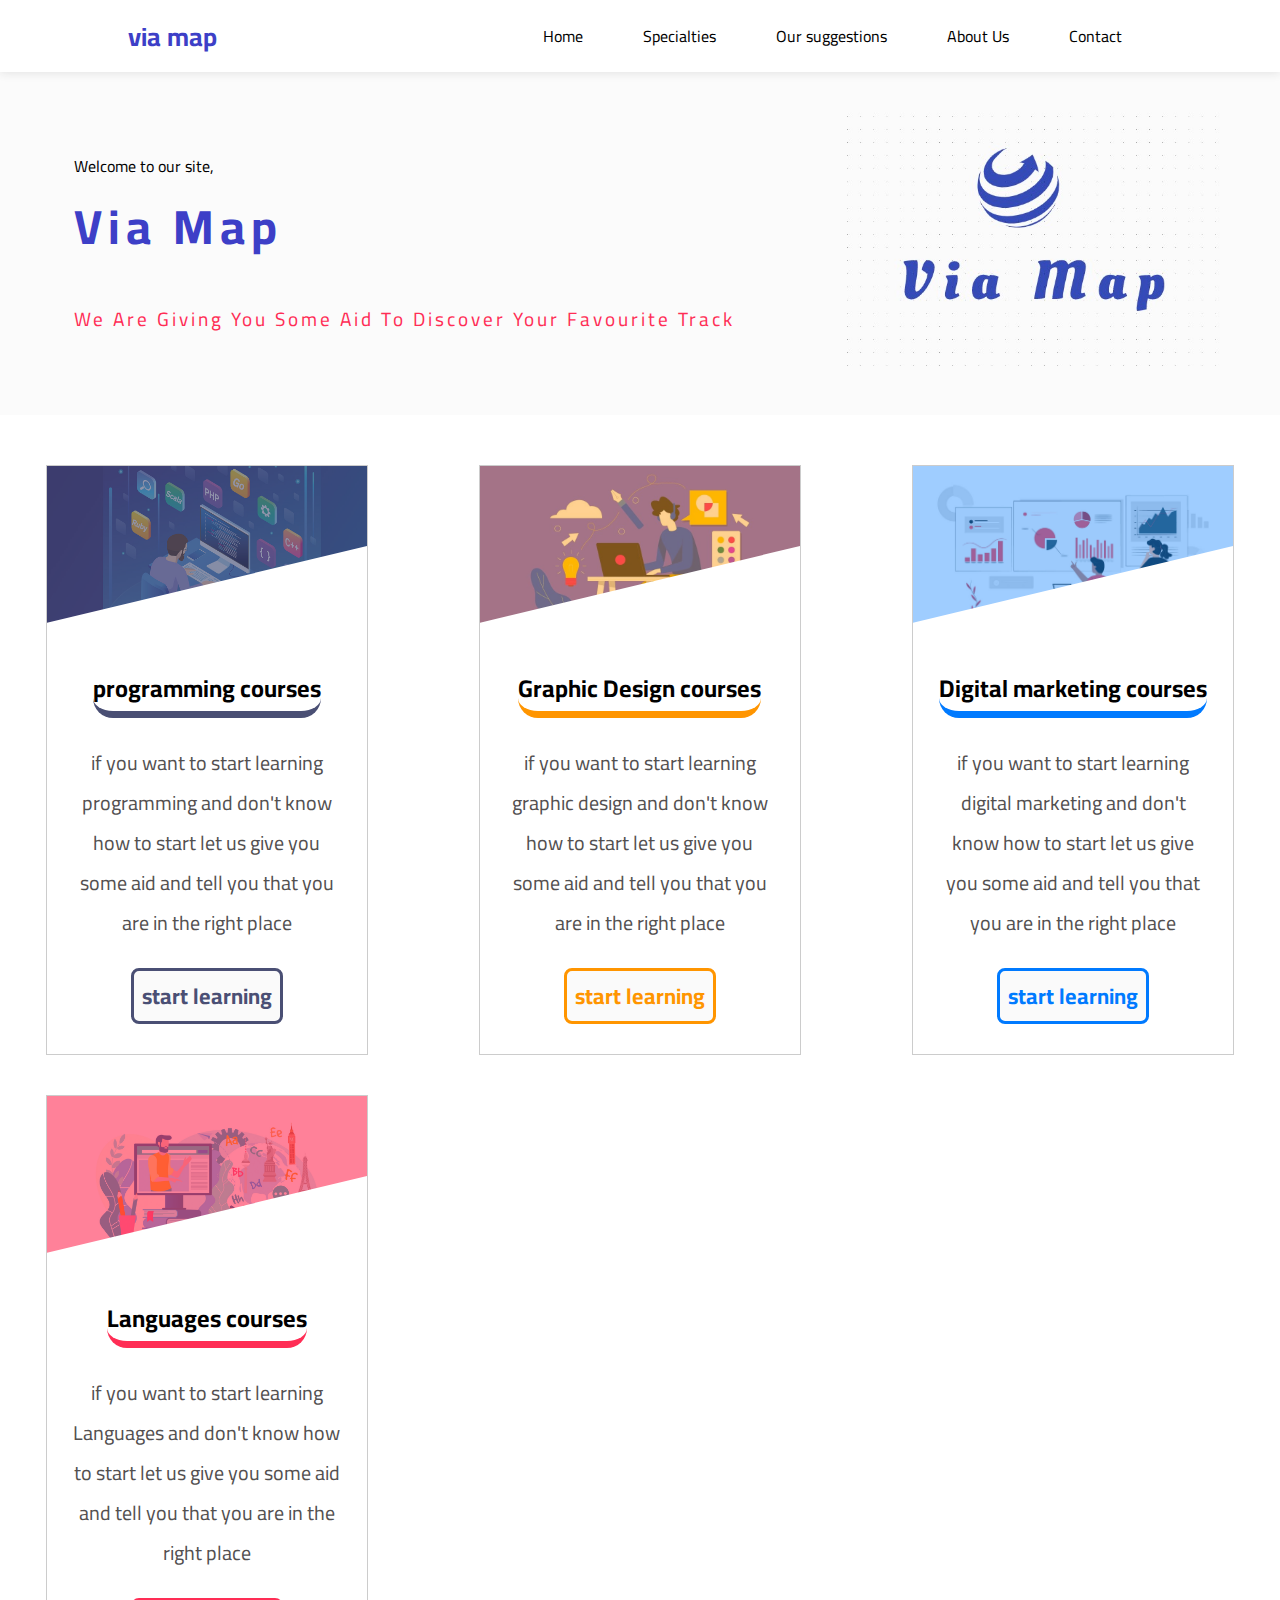
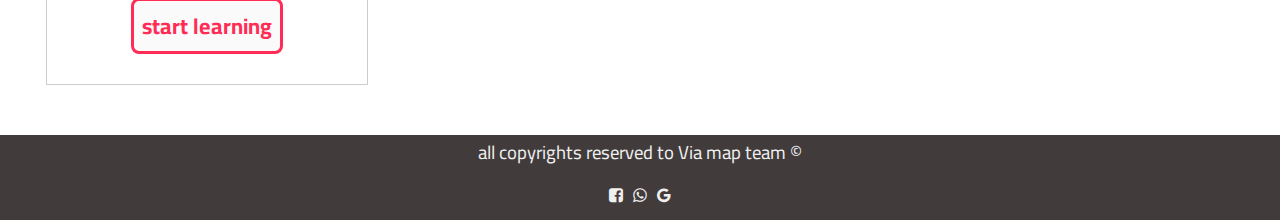
<file: pages/index.html>
<!DOCTYPE html>
<html lang="en">
<head>
    <meta charset="UTF-8">
    <meta http-equiv="X-UA-Compatible" content="IE=edge">
    <meta name="viewport" content="width=device-width, initial-scale=1.0">
    <title> Via Map</title>
    <link rel="stylesheet" href="../assets/css/main.css">
    <link rel="preconnect" href="https://fonts.googleapis.com">
<link rel="preconnect" href="https://fonts.gstatic.com" crossorigin>
<link href="https://fonts.googleapis.com/css2?family=Cairo:wght@200;300;400;500;600;700;800;900&display=swap" rel="stylesheet">
<link rel="stylesheet" href="https://cdnjs.cloudflare.com/ajax/libs/font-awesome/4.7.0/css/font-awesome.min.css">
</head>
<body>
        <!-- header -->
    <header>
        <nav>
            <div class="container">
                <a href="index.html" class="logo"> via map </a>
                <ul class="main-nav" >
                    <li><a href="index.html">Home</a></li>
                    <li  class="in-nav1"><a href="#">Specialties</a>
                        <ul>
                            <li><a href="programming.html" target="-blank"> programming</a></li>
                            <li><a href="Graphic.html">graphic design</a></li>
                            <li><a href="marketing .html">digital marketing</a></li>
                            <li><a href="Language.html">languages</a></li>
                        </ul>
                    </li>
                    <li><a href="#" class="in-nav2">Our suggestions</a></li>
                    <li><a href="#">About Us</a></li>
                    <li><a href="#">Contact</a></li>
                </ul>
                <ul href="#" class="drop-down">
                    <li><a href="#"> <span style='font-size:50px; color: rgba(60, 60, 243, 0.719);'>&#9776;</span>  </a></li> 
                    <ul>
                        <li><a href="index.html">Home</a></li>
                        <li><a href="index.html">Specialties</a></li>
                        <li><a href="#">suggestions</a></li>
                        <li><a href="#">About Us</a></li>
                        <li><a href="#">Contact</a></li>
                    </ul>
                </ul>
            </div>
        </nav>    
    </header>
        <!-- header -->
        <!-- Welcoming -->
        <section class="Welcoming">
            <div class="container">
                <div class="w">
                    <p class="p"> Welcome to our site,</p>
                    <h1> Via Map</h1>
                    <p class="p2"> We Are Giving You  Some Aid To Discover Your Favourite Track</p>
                </div>
                <div>
                    <div class="logo-container">
                        <img src="../assets/pictuers/logo.jpg" alt="logo">
                    </div>
                </div>
            </div>
        </section>
        <!-- courses -->
    <section class="courses">
        <div class="courses-container">
            <article class="box programming">
                <div class="img-holder">
                    <img src="../assets/pictuers/programming.jpg" alt="programming courses">
                </div>
                <h2>programming courses</h2>
                <p>if you want to start learning programming and don't know how to start let us give you some aid and tell you that you are in the right place </p>
                <a href="programming.html" target="-blank"> start learning</a>
            </article>

            <article class="box Graphic">
                <div class="img-holder">
                    <img src="../assets/pictuers/Graphic Design.jpg" alt="programming courses">
                </div>
                <h2>Graphic Design courses</h2>
                <p>if you want to start learning graphic design and don't know how to start let us give you some aid and tell you that you are in the right place </p>
                <a href="Graphic.html"> start learning</a>
            </article>
            <article class="box Marketing">
                <div class="img-holder">
                    <img src="../assets/pictuers/Digital Marketing.jpg" alt="programming courses">
                </div>
                <h2>Digital marketing courses</h2>
                <p>if you want to start learning digital marketing and don't know how to start let us give you some aid and tell you that you are in the right place </p>
                <a href="marketing .html"> start learning</a>
            </article>
            <article class="box Language">
                <div class="img-holder">
                    <img src="../assets/pictuers/Language.jpg" alt="Language courses">
                </div>
                <h2>Languages courses</h2>
                <p>if you want to start learning Languages and don't know how to start let us give you some aid and tell you that you are in the right place </p>
                <a href="Language.html"> start learning</a>
            </article>
        </div>
        </div>
    </section>
    <footer>
        <div class="container">
            <h3> all copyrights reserved to Via map team © </h3>
            <p>
                <a href="#"><i class="fa fa-facebook-square	"></i></a>
                <a href="#"><i class="fa fa-whatsapp"></i></a>
                <a href="#"><i class="fa fa-google"></i></a>
            </p>
        </div>
    </footer>
</body>
</html>
</file>
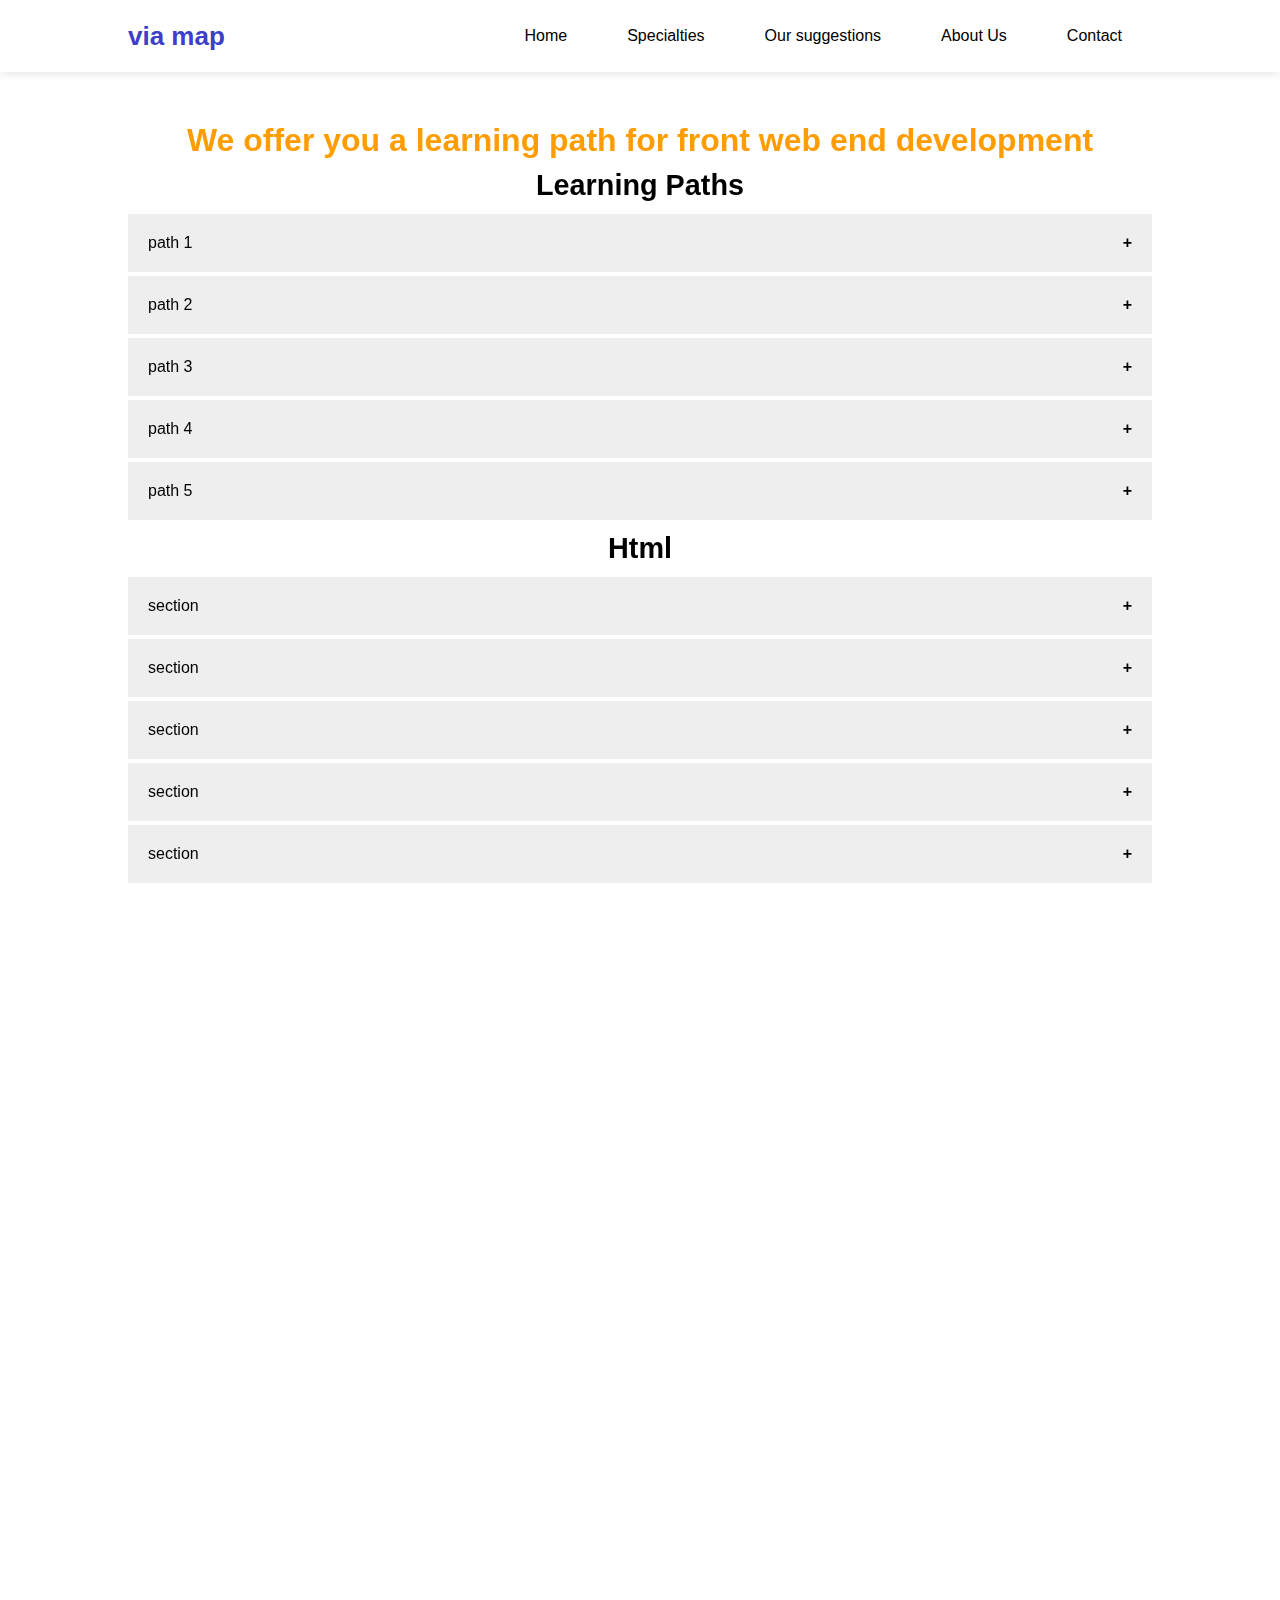
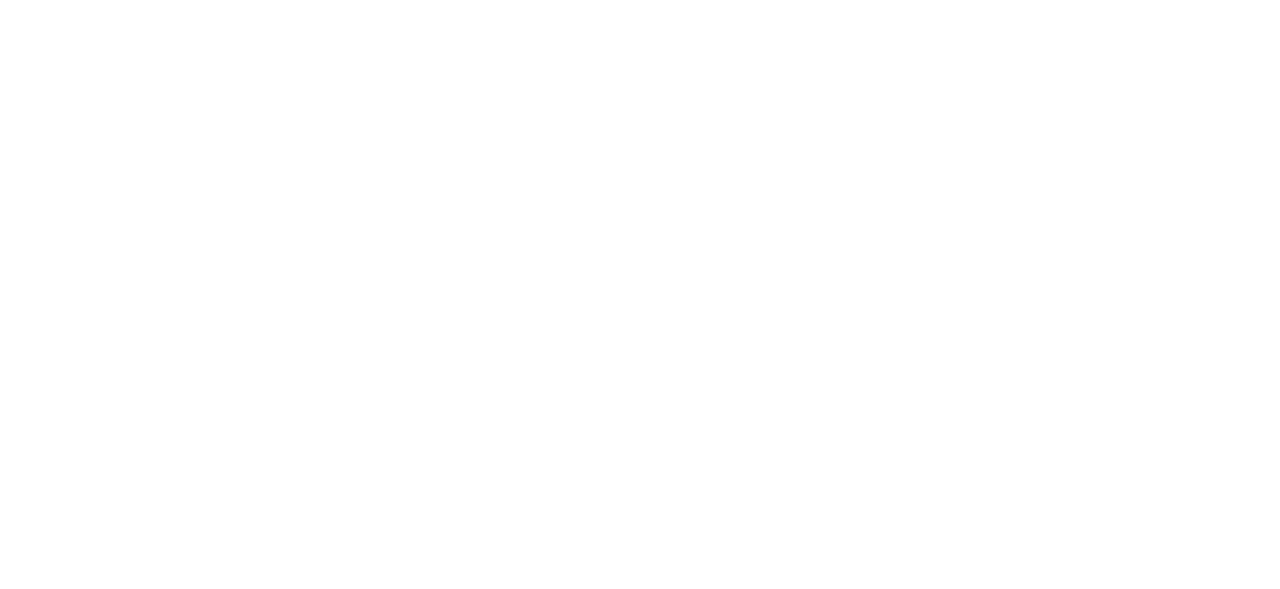
<file: pages/android.html>
<!DOCTYPE html>
<html lang="en">
<head>
    <meta charset="UTF-8">
    <meta http-equiv="X-UA-Compatible" content="IE=edge">
    <meta name="viewport" content="width=device-width, initial-scale=1.0">
    <title>Front End Devlopment</title>
    <link rel="stylesheet" href="../assets/css/links.css">
    <link href="https://unpkg.com/aos@2.3.1/dist/aos.css" rel="stylesheet">
</head>
<body>
    <header>
        <div class="container">
            <a href="#" class="logo"> via map </a>
            <ul class="main-nav" >
                <li><a href="index.html">Home</a></li>
                <li  class="in-nav1"><a href="#">Specialties</a>
                    <ul>
                        <li><a href="programming.html"> programming</a></li>
                        <li><a href="Graphic.html">graphic design</a></li>
                        <li><a href="marketing .html">digital marketing</a></li>
                        <li><a href="Language.html">languages</a></li>
                    </ul>
                </li>
                <li><a href="#" class="in-nav2">Our suggestions</a></li>
                <li><a href="#">About Us</a></li>
                <li><a href="#">Contact</a></li>
            </ul>
            <ul href="#" class="drop-down">
                <li><a href="#"> <span style='font-size:50px; color: rgba(60, 60, 243, 0.719);'>&#9776;</span>  </a></li> 
                <ul>
                    <li><a href="index.html">Home</a></li>
                    <li><a href="index.html">Specialties</a></li>
                    <li><a href="#">suggestions</a></li>
                    <li><a href="#">About Us</a></li>
                    <li><a href="#">Contact</a></li>
                </ul>
            </ul>
        </div>
    </header>
    <main class="maincontainer" data-aos="fade-up">
        <h1>We offer you a learning path for front web end development</h1>
        <h2 data-aos="fade-up">Learning Paths</h2>
        <section data-aos="fade-up">
            <article>
                <button class="bu"> path 1</button>
                <div class="info">
                    <p>Course Description: sa,cknalncjnlvakvlsabehflishkf.ljs,jfljskj jlwjlvlc ll</p>
                    <p>What you will learn: </p>
                    <p>Duration: </p>
                    <p><a href="#" class="course-link"> Go To Course</a></p>
                </div>
            </article>
                <article>
                <button class="bu"> path 2</button>
                <div class="info">
                    <p>Course Description: sa,cknalncjnlvakvlsabehflishkf.ljs,jfljskj jlwjlvlc ll</p>
                    <p>What you will learn: </p>
                    <p>Duration: </p>
                    <p><a href="#" class="course-link"> Go To Course</a></p>
                </div>
            </article>
            <article>
                <button class="bu"> path 3</button>
                <div class="info">
                    <p>Course Description: sa,cknalncjnlvakvlsabehflishkf.ljs,jfljskj jlwjlvlc ll</p>
                    <p>What you will learn: </p>
                    <p>Duration: </p>
                    <p><a href="#" class="course-link"> Go To Course</a></p>
                </div>
            </article>
            <article>
                <button class="bu"> path 4</button>
                <div class="info">
                    <p>Course Description: sa,cknalncjnlvakvlsabehflishkf.ljs,jfljskj jlwjlvlc ll</p>
                    <p>What you will learn: </p>
                    <p>Duration: </p>
                    <p><a href="#" class="course-link"> Go To Course</a></p>
                </div>
            </article>
            <article>
                <button class="bu"> path 5</button>
                <div class="info">
                    <p>Course Description: sa,cknalncjnlvakvlsabehflishkf.ljs,jfljskj jlwjlvlc ll</p>
                    <p>What you will learn: </p>
                    <p>Duration: </p>
                    <p><a href="#" class="course-link"> Go To Course</a></p>
                </div>
            </article>
        </section>
        <h2 data-aos="fade-up">Html</h2>
        <section data-aos="fade-up">
            <article>
                <button class="bu"> section</button>
                <div class="info">
                    <p>Course Description: sa,cknalncjnlvakvlsabehflishkf.ljs,jfljskj jlwjlvlc ll</p>
                    <p>What you will learn: </p>
                    <p>Duration: </p>
                    <p><a href="#" class="course-link"> Go To Course</a></p>
                </div>
            </article>
                <article>
                <button class="bu"> section</button>
                <div class="info">
                    <p>Course Description: sa,cknalncjnlvakvlsabehflishkf.ljs,jfljskj jlwjlvlc ll</p>
                    <p>What you will learn: </p>
                    <p>Duration: </p>
                    <p><a href="#" class="course-link"> Go To Course</a></p>
                </div>
            </article>
            <article>
                <button class="bu"> section</button>
                <div class="info">
                    <p>Course Description: sa,cknalncjnlvakvlsabehflishkf.ljs,jfljskj jlwjlvlc ll</p>
                    <p>What you will learn: </p>
                    <p>Duration: </p>
                    <p><a href="#" class="course-link"> Go To Course</a></p>
                </div>
            </article>
            <article>
                <button class="bu"> section</button>
                <div class="info">
                    <p>Course Description: sa,cknalncjnlvakvlsabehflishkf.ljs,jfljskj jlwjlvlc ll</p>
                    <p>What you will learn: </p>
                    <p>Duration: </p>
                    <p><a href="#" class="course-link"> Go To Course</a></p>
                </div>
            </article>
            <article>
                <button class="bu"> section</button>
                <div class="info">
                    <p>Course Description: sa,cknalncjnlvakvlsabehflishkf.ljs,jfljskj jlwjlvlc ll</p>
                    <p>What you will learn: </p>
                    <p>Duration: </p>
                    <p><a href="#" class="course-link"> Go To Course</a></p>
                </div>
            </article>
        </section>
        <h2 data-aos="fade-up">Css</h2>
        <section data-aos="fade-up">
                <article>
                <button class="bu"> section</button>
                <div class="info">
                    <p>Course Description: sa,cknalncjnlvakvlsabehflishkf.ljs,jfljskj jlwjlvlc ll</p>
                    <p>What you will learn: </p>
                    <p>Duration: </p>
                    <p><a href="#" class="course-link"> Go To Course</a></p>
                </div>
            </article>
            <article>
                <button class="bu"> section</button>
                <div class="info">
                    <p>Course Description: sa,cknalncjnlvakvlsabehflishkf.ljs,jfljskj jlwjlvlc ll</p>
                    <p>What you will learn: </p>
                    <p>Duration: </p>
                    <p><a href="#" class="course-link"> Go To Course</a></p>
                </div>
            </article>
            <article>
                <button class="bu"> section</button>
                <div class="info">
                    <p>Course Description: sa,cknalncjnlvakvlsabehflishkf.ljs,jfljskj jlwjlvlc ll</p>
                    <p>What you will learn: </p>
                    <p>Duration: </p>
                    <p><a href="#" class="course-link"> Go To Course</a></p>
                </div>
            </article>
            <article>
                <button class="bu"> section</button>
                <div class="info">
                    <p>Course Description: sa,cknalncjnlvakvlsabehflishkf.ljs,jfljskj jlwjlvlc ll</p>
                    <p>What you will learn: </p>
                    <p>Duration: </p>
                    <p><a href="#" class="course-link"> Go To Course</a></p>
                </div>
            </article>
        </section>
        <h2 data-aos="fade-up">Html5</h2>
        <section data-aos="fade-up">
                <article>
                <button class="bu"> section</button>
                <div class="info">
                    <p>Course Description: sa,cknalncjnlvakvlsabehflishkf.ljs,jfljskj jlwjlvlc ll</p>
                    <p>What you will learn: </p>
                    <p>Duration: </p>
                    <p><a href="#" class="course-link"> Go To Course</a></p>
                </div>
            </article>
            <article>
                <button class="bu"> section</button>
                <div class="info">
                    <p>Course Description: sa,cknalncjnlvakvlsabehflishkf.ljs,jfljskj jlwjlvlc ll</p>
                    <p>What you will learn: </p>
                    <p>Duration: </p>
                    <p><a href="#" class="course-link"> Go To Course</a></p>
                </div>
            </article>
            <article>
                <button class="bu"> section</button>
                <div class="info">
                    <p>Course Description: sa,cknalncjnlvakvlsabehflishkf.ljs,jfljskj jlwjlvlc ll</p>
                    <p>What you will learn: </p>
                    <p>Duration: </p>
                    <p><a href="#" class="course-link"> Go To Course</a></p>
                </div>
            </article>
            <article>
                <button class="bu"> section</button>
                <div class="info">
                    <p>Course Description: sa,cknalncjnlvakvlsabehflishkf.ljs,jfljskj jlwjlvlc ll</p>
                    <p>What you will learn: </p>
                    <p>Duration: </p>
                    <p><a href="#" class="course-link"> Go To Course</a></p>
                </div>
            </article>
        </section>
        <h2 data-aos="fade-up"> Css3</h2>
        <section data-aos="fade-up">
                <article>
                <button class="bu"> section</button>
                <div class="info">
                    <p>Course Description: sa,cknalncjnlvakvlsabehflishkf.ljs,jfljskj jlwjlvlc ll</p>
                    <p>What you will learn: </p>
                    <p>Duration: </p>
                    <p><a href="#" class="course-link"> Go To Course</a></p>
                </div>
            </article>
            <article>
                <button class="bu"> section</button>
                <div class="info">
                    <p>Course Description: sa,cknalncjnlvakvlsabehflishkf.ljs,jfljskj jlwjlvlc ll</p>
                    <p>What you will learn: </p>
                    <p>Duration: </p>
                    <p><a href="#" class="course-link"> Go To Course</a></p>
                </div>
            </article>
            <article>
                <button class="bu"> section</button>
                <div class="info">
                    <p>Course Description: sa,cknalncjnlvakvlsabehflishkf.ljs,jfljskj jlwjlvlc ll</p>
                    <p>What you will learn: </p>
                    <p>Duration: </p>
                    <p><a href="#" class="course-link"> Go To Course</a></p>
                </div>
            </article>
            <article>
                <button class="bu"> section</button>
                <div class="info">
                    <p>Course Description: sa,cknalncjnlvakvlsabehflishkf.ljs,jfljskj jlwjlvlc ll</p>
                    <p>What you will learn: </p>
                    <p>Duration: </p>
                    <p><a href="#" class="course-link"> Go To Course</a></p>
                </div>
            </article>
        </section>
        <h2 data-aos="fade-up">Js</h2>
        <section data-aos="fade-up">
                <article>
                <button class="bu"> section</button>
                <div class="info">
                    <p>Course Description: sa,cknalncjnlvakvlsabehflishkf.ljs,jfljskj jlwjlvlc ll</p>
                    <p>What you will learn: </p>
                    <p>Duration: </p>
                    <p><a href="#" class="course-link"> Go To Course</a></p>
                </div>
            </article>
            <article>
                <button class="bu"> section</button>
                <div class="info">
                    <p>Course Description: sa,cknalncjnlvakvlsabehflishkf.ljs,jfljskj jlwjlvlc ll</p>
                    <p>What you will learn: </p>
                    <p>Duration: </p>
                    <p><a href="#" class="course-link"> Go To Course</a></p>
                </div>
            </article>
            <article>
                <button class="bu"> section</button>
                <div class="info">
                    <p>Course Description: sa,cknalncjnlvakvlsabehflishkf.ljs,jfljskj jlwjlvlc ll</p>
                    <p>What you will learn: </p>
                    <p>Duration: </p>
                    <p><a href="#" class="course-link"> Go To Course</a></p>
                </div>
            </article>
            <article>
                <button class="bu"> section</button>
                <div class="info">
                    <p>Course Description: sa,cknalncjnlvakvlsabehflishkf.ljs,jfljskj jlwjlvlc ll</p>
                    <p>What you will learn: </p>
                    <p>Duration: </p>
                    <p><a href="#" class="course-link"> Go To Course</a></p>
                </div>
            </article>
        </section>
    </main>
    <script src="../scripts/info.js"></script>
    <script src="https://unpkg.com/aos@2.3.1/dist/aos.js"></script>
    <script>
        AOS.init();
      </script>
</body>
</html>
</file>
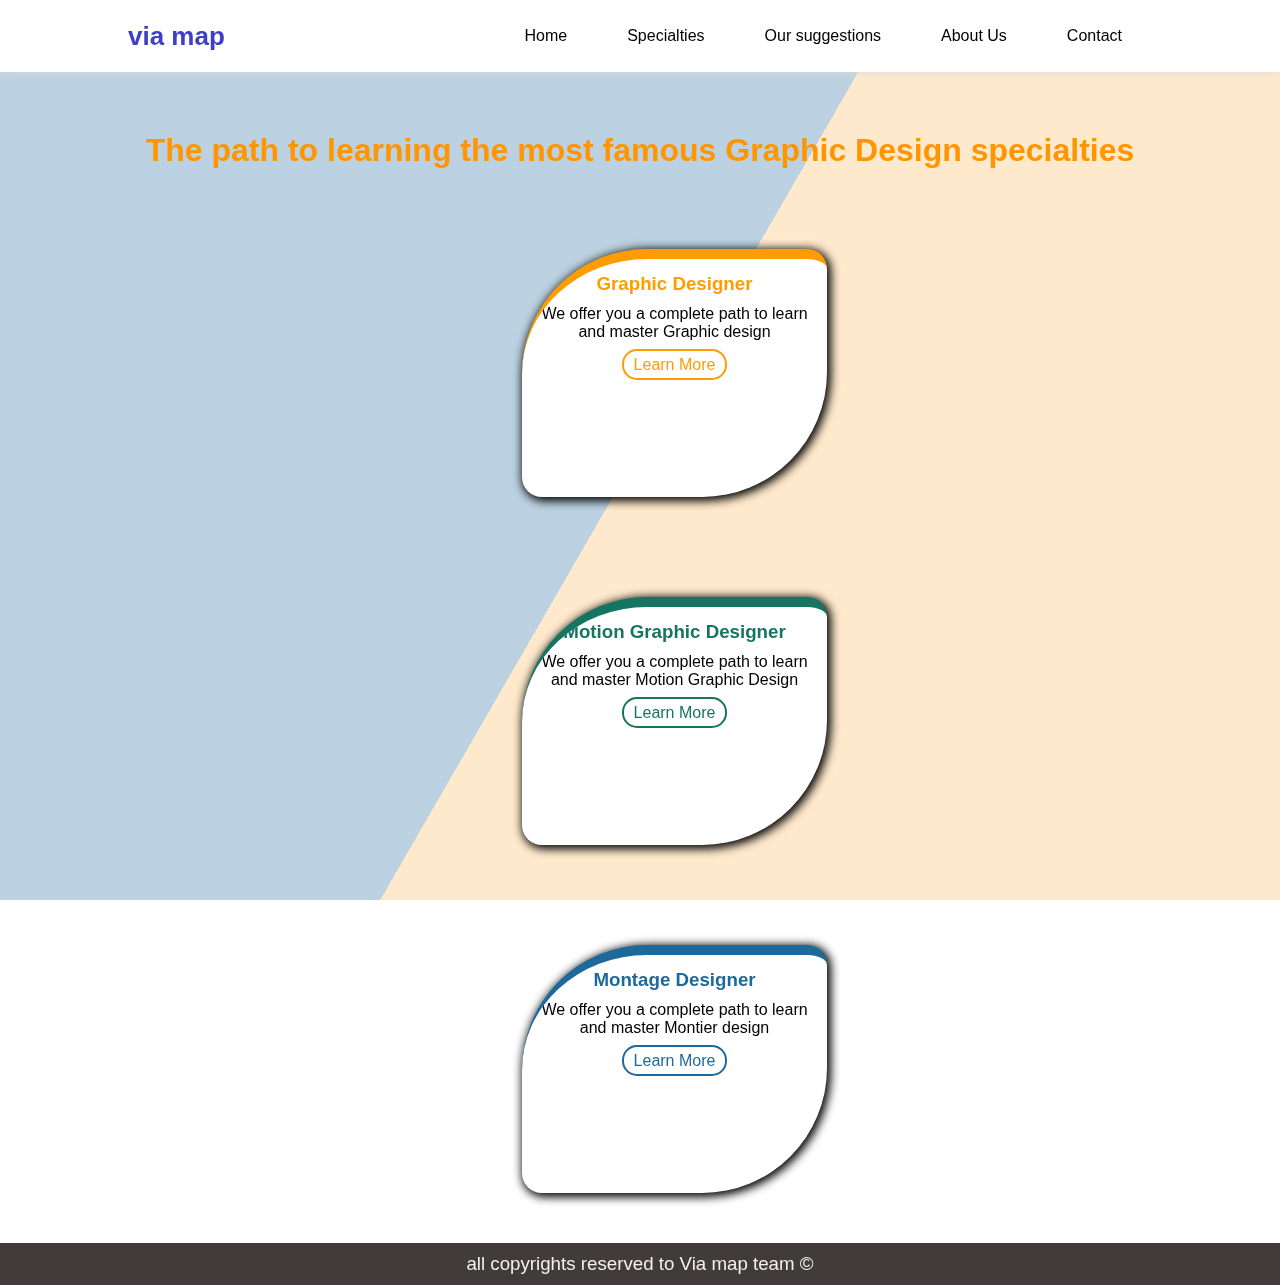
<file: pages/Graphic.html>
<!DOCTYPE html>
<html lang="en">
<head>
    <meta charset="UTF-8">
    <meta http-equiv="X-UA-Compatible" content="IE=edge">
    <meta name="viewport" content="width=device-width, initial-scale=1.0">
    <title>graphic</title>
    <link rel="stylesheet" href="../assets/css/Graphic.css">
</head>
<body>
        <header>
            <div class="container">
                <a href="index.html" class="logo"> via map </a>
                <ul class="main-nav" >
                    <li><a href="index.html">Home</a></li>
                    <li  class="in-nav1"><a href="#">Specialties</a>
                        <ul>
                            <li><a href="programming.html"> programming</a></li>
                            <li><a href="Graphic.html">graphic design</a></li>
                            <li><a href="marketing .html">digital marketing</a></li>
                            <li><a href="Language.html">languages</a></li>
                        </ul>
                    </li>
                    <li><a href="#" class="in-nav2">Our suggestions</a></li>
                    <li><a href="#">About Us</a></li>
                    <li><a href="#">Contact</a></li>
                </ul>
                <ul href="#" class="drop-down">
                    <li><a href="#"> <span style='font-size:50px; color: rgba(60, 60, 243, 0.719);'>&#9776;</span>  </a></li> 
                    <ul>
                        <li><a href="index.html">Home</a></li>
                        <li><a href="index.html">Specialties</a></li>
                        <li><a href="#">suggestions</a></li>
                        <li><a href="#">About Us</a></li>
                        <li><a href="#">Contact</a></li>
                    </ul>
                </ul>
            </div>
        </header>
            <!-- header -->
            <!-- Back ground -->
        <div class="bg">
            <div class="bg bg2"></div>
            <div class="bg bg3"></div>
        </div>
            <!-- spiecialites -->
        <section class="spiecialites">
            <h1>The path to learning the most famous Graphic Design specialties</h1>
            <div class="container">
                <div class="Graphic sp m">
                    <h3> Graphic Designer</h3>
                    <p>We offer you a complete path to learn and master Graphic design</p>
                    <a href="Graphic/graphic d.html">Learn More</a>
                </div>
                <div class="Motion sp m">
                    <h3> Motion Graphic Designer</h3>
                    <p>We offer you a complete path to learn and master Motion Graphic Design</p>
                    <a href="Graphic/motion.html">Learn More</a>

                </div>
                <div class="Montier sp m">
                    <h3> Montage Designer</h3>
                    <p>We offer you a complete path to learn and master Montier design</p>
                    <a href="Graphic/montair.html">Learn More</a>
                </div>
            </div>
        </section>
        <footer>
            <div class="container">
                <h3> all copyrights reserved to Via map team © </h3>
            </div>
        </footer>
</body>
</html>
</file>
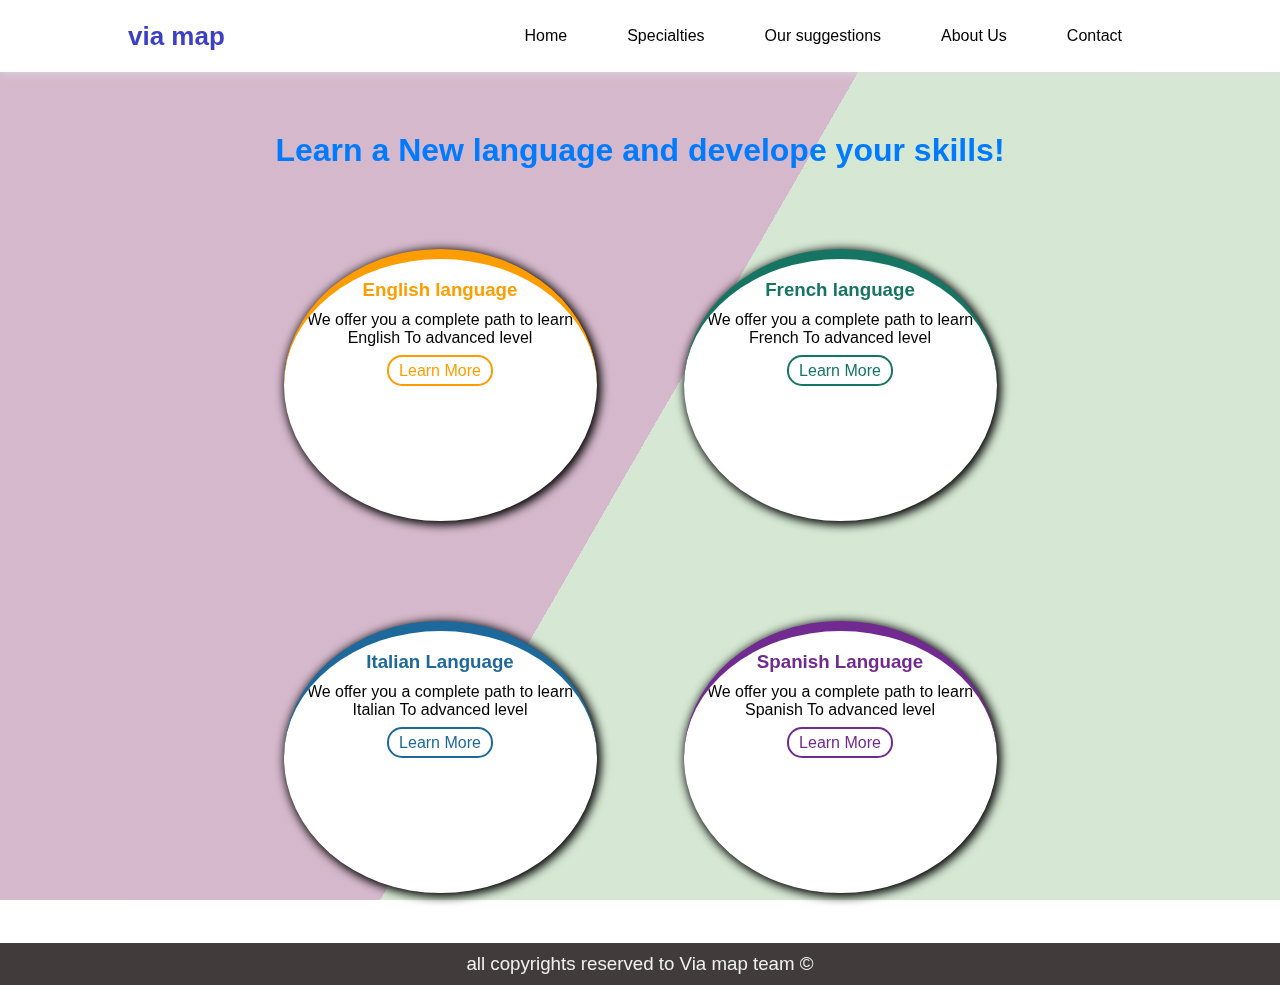
<file: pages/Language.html>
<!DOCTYPE html>
<html lang="en">
<head>
    <meta charset="UTF-8">
    <meta http-equiv="X-UA-Compatible" content="IE=edge">
    <meta name="viewport" content="width=device-width, initial-scale=1.0">
    <title>languages</title>
    <link rel="stylesheet" href="../assets/css/language.css">
</head>
<body>
        <header>
            <div class="container">
                <a href="index.html" class="logo"> via map </a>
                <ul class="main-nav" >
                    <li><a href="index.html">Home</a></li>
                    <li  class="in-nav1"><a href="#">Specialties</a>
                        <ul>
                            <li><a href="programming.html"> programming</a></li>
                            <li><a href="Graphic.html">graphic design</a></li>
                            <li><a href="marketing .html">digital marketing</a></li>
                            <li><a href="Language.html">languages</a></li>
                        </ul>
                    </li>
                    <li><a href="#" class="in-nav2">Our suggestions</a></li>
                    <li><a href="#">About Us</a></li>
                    <li><a href="#">Contact</a></li>
                </ul>
                <ul href="#" class="drop-down">
                    <li><a href="#"> <span style='font-size:50px; color: rgba(60, 60, 243, 0.719);'>&#9776;</span>  </a></li> 
                    <ul>
                        <li><a href="index.html">Home</a></li>
                        <li><a href="index.html">Specialties</a></li>
                        <li><a href="#">suggestions</a></li>
                        <li><a href="#">About Us</a></li>
                        <li><a href="#">Contact</a></li>
                    </ul>
                </ul>
            </div>
        </header>
            <!-- header -->
            <!-- Back ground -->
        <div class="bg">
            <div class="bg bg2"></div>
            <div class="bg bg3"></div>
        </div>
            <!-- spiecialites -->
        <section class="spiecialites">
            <h1>Learn a New language and develope your skills!</h1>
            <div class="container">
                <div class="E sp m">
                    <h3> English language</h3>
                    <p>We offer you a complete path to learn English To advanced level</p>
                    <a href="languages/english.html">Learn More</a>
                </div>
                <div class="F sp m">
                    <h3> French language</h3>
                    <p>We offer you a complete path to learn French  To advanced level</p>
                    <a href="languages/french.html">Learn More</a>

                </div>
                <div class="I sp m">
                    <h3> Italian Language  </h3>
                    <p>We offer you a complete path to learn Italian To advanced level</p>
                    <a href="languages/italian.html">Learn More</a>
                </div>
                <div class="S sp m">
                    <h3> Spanish Language </h3>
                    <p>We offer you a complete path to learn Spanish To advanced level</p>
                    <a href="languages/spanich.html">Learn More</a>
                </div>
            </div>
        </section>
        <footer>
            <div class="container">
                <h3> all copyrights reserved to Via map team © </h3>
            </div>
        </footer>
</body>
</html>
</file>
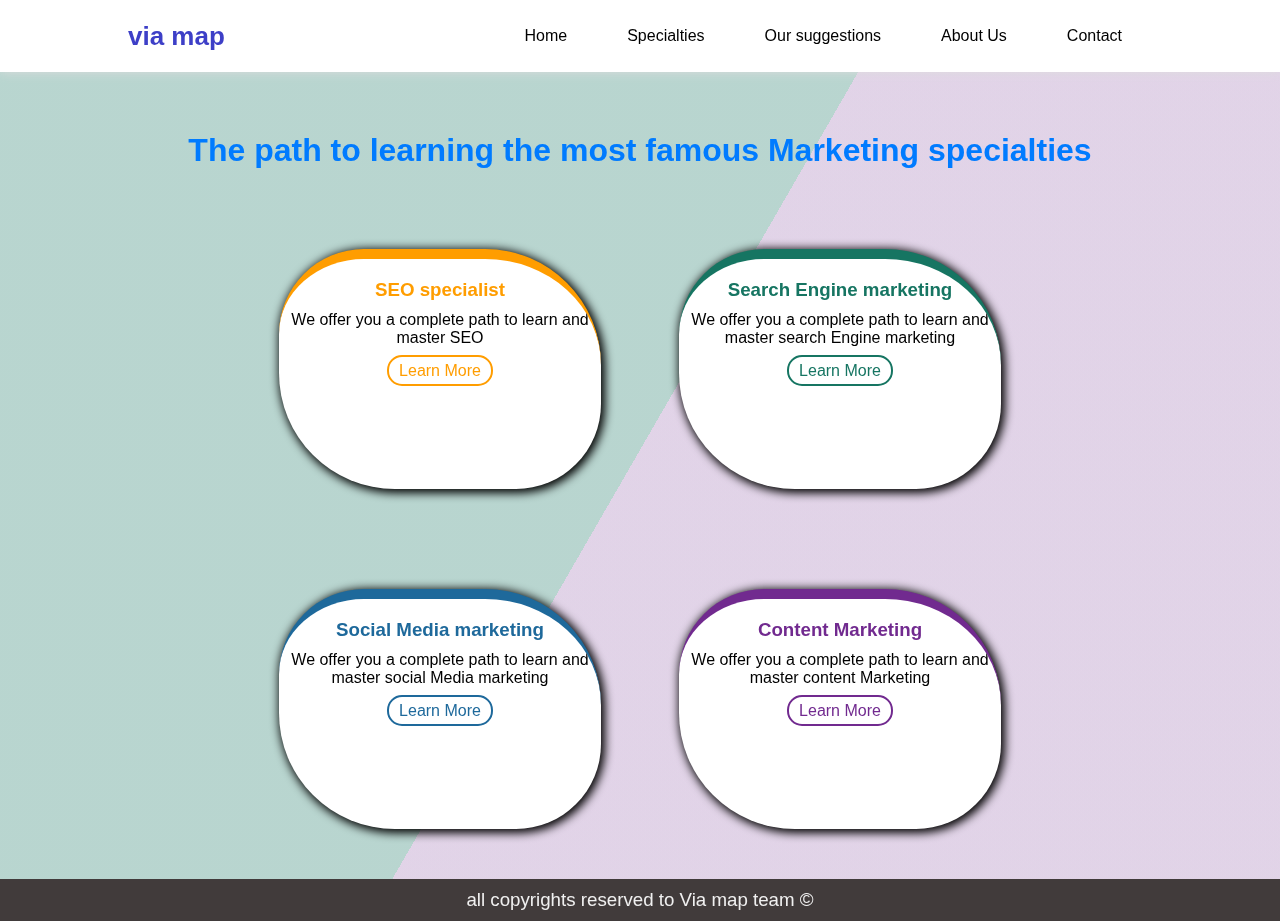
<file: pages/marketing .html>
<!DOCTYPE html>
<html lang="en">
<head>
    <meta charset="UTF-8">
    <meta http-equiv="X-UA-Compatible" content="IE=edge">
    <meta name="viewport" content="width=device-width, initial-scale=1.0">
    <title>marketing</title>
    <link rel="stylesheet" href="../assets/css/marketing .css">
</head>
<body>
        <header>
            <div class="container">
                <a href="index.html" class="logo"> via map </a>
                <ul class="main-nav" >
                    <li><a href="index.html">Home</a></li>
                    <li  class="in-nav1"><a href="#">Specialties</a>
                        <ul>
                            <li><a href="programming.html"> programming</a></li>
                            <li><a href="Graphic.html">graphic design</a></li>
                            <li><a href="marketing .html">digital marketing</a></li>
                            <li><a href="Language.html">languages</a></li>
                        </ul>
                    </li>
                    <li><a href="#" class="in-nav2">Our suggestions</a></li>
                    <li><a href="#">About Us</a></li>
                    <li><a href="#">Contact</a></li>
                </ul>
                <ul href="#" class="drop-down">
                    <li><a href="#"> <span style='font-size:50px; color: rgba(60, 60, 243, 0.719);'>&#9776;</span>  </a></li> 
                    <ul>
                        <li><a href="index.html">Home</a></li>
                        <li><a href="index.html">Specialties</a></li>
                        <li><a href="#">suggestions</a></li>
                        <li><a href="#">About Us</a></li>
                        <li><a href="#">Contact</a></li>
                    </ul>
                </ul>
            </div>
        </header>
            <!-- header -->
            <!-- Back ground -->
        <div class="bg">
            <div class="bg bg2"></div>
            <div class="bg bg3"></div>
        </div>
            <!-- spiecialites -->
        <section class="spiecialites">
            <h1>The path to learning the most famous Marketing specialties</h1>
            <div class="container">
                <div class="seo sp m">
                    <h3> SEO specialist</h3>
                    <p>We offer you a complete path to learn and master SEO</p>
                    <a href="marketing/Seo.html">Learn More</a>
                </div>
                <div class="search sp m">
                    <h3> Search Engine marketing</h3>
                    <p>We offer you a complete path to learn and master search Engine marketing</p>
                    <a href="marketing/Search engine.html">Learn More</a>

                </div>
                <div class="social sp m">
                    <h3> Social Media marketing</h3>
                    <p>We offer you a complete path to learn and master social Media marketing</p>
                    <a href="marketing/social media.html">Learn More</a>
                </div>
                <div class="content sp m">
                    <h3> Content Marketing</h3>
                    <p>We offer you a complete path to learn and master content Marketing</p>
                    <a href="marketing/content.html">Learn More</a>
                </div>
            </div>
        </section>
        <footer>
            <div class="container">
                <h3> all copyrights reserved to Via map team © </h3>
            </div>
        </footer>
</body>
</html>
</file>
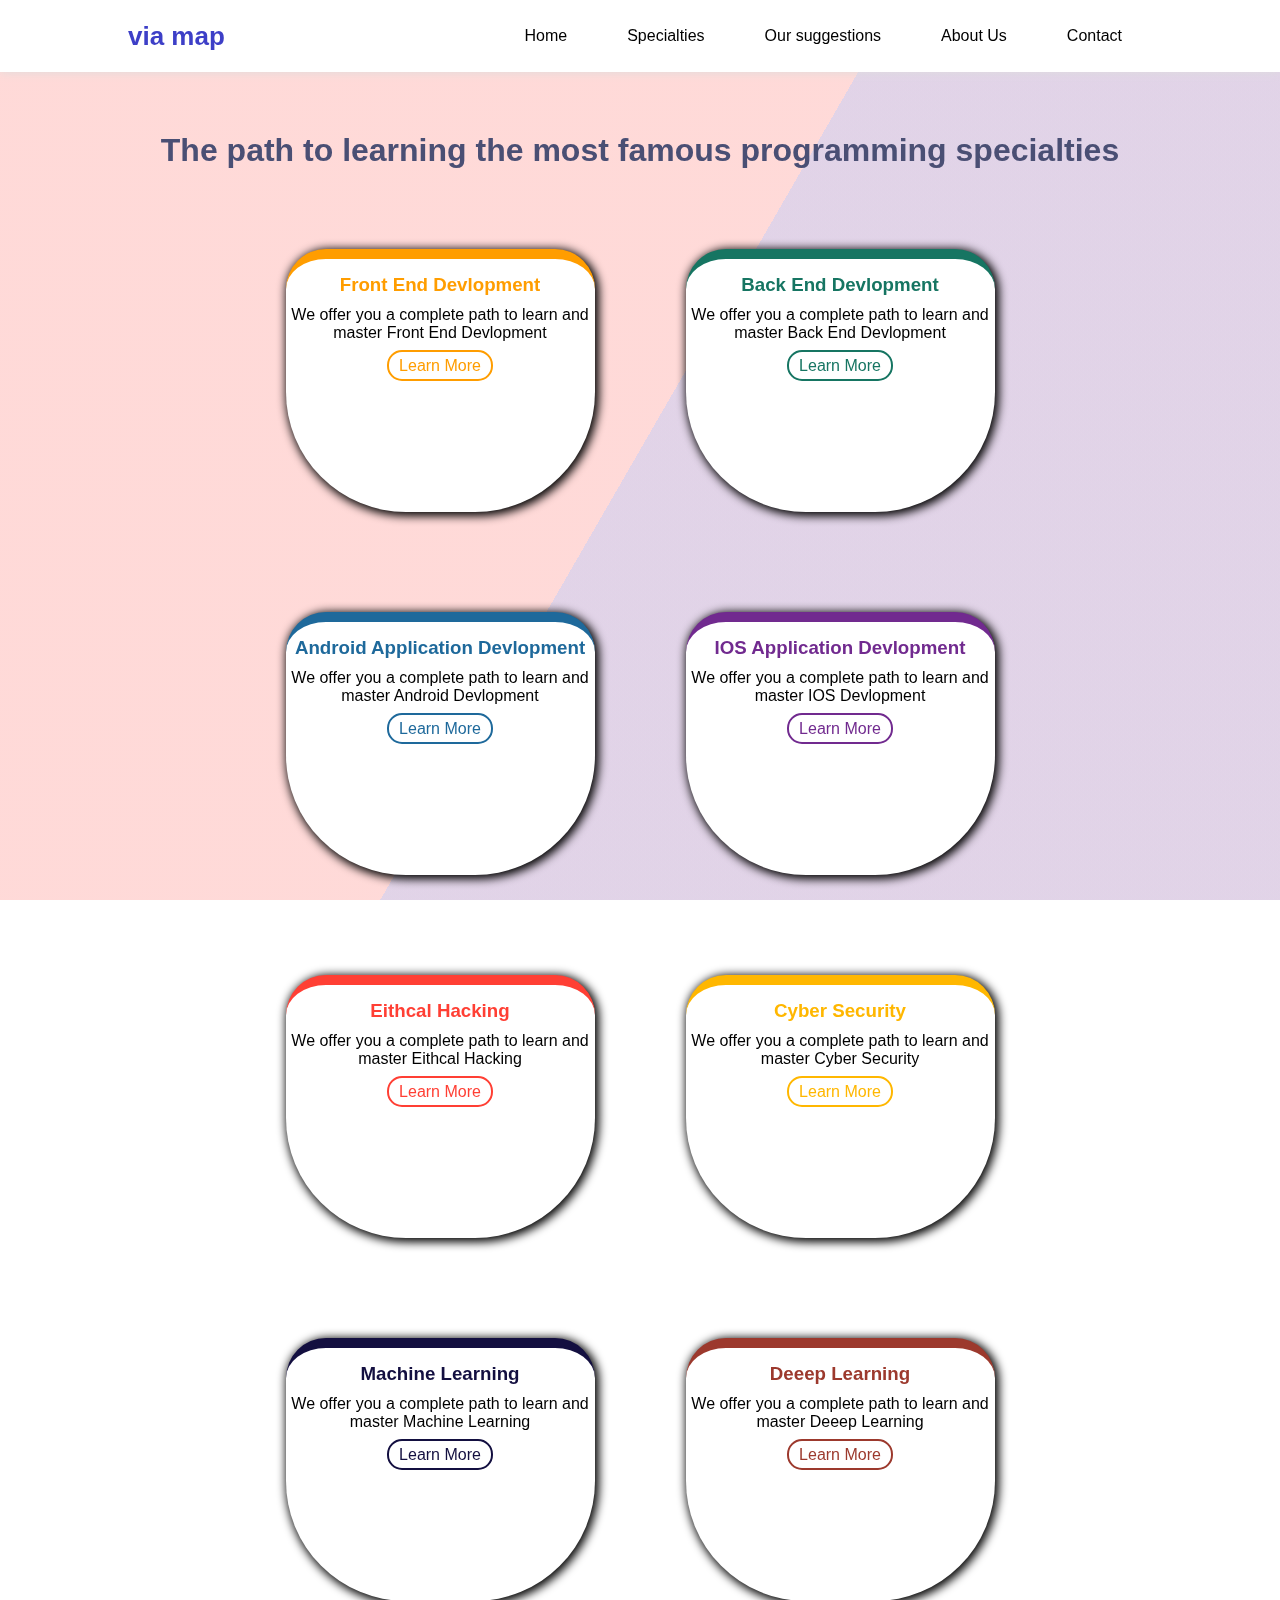
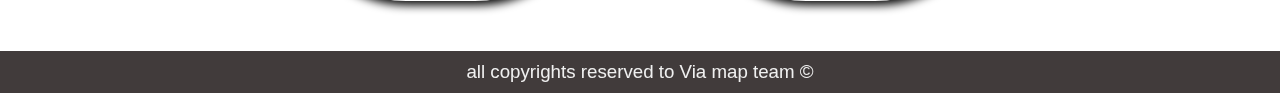
<file: pages/programming.html>
<!DOCTYPE html>
<html lang="en">
<head>
    <meta charset="UTF-8">
    <meta http-equiv="X-UA-Compatible" content="IE=edge">
    <meta name="viewport" content="width=device-width, initial-scale=1.0">
    <title>programming</title>
    <link rel="stylesheet" href="../assets/css/programming.css">
</head>
<body>
        <header>
            <div class="container">
                <a href="index.html" class="logo"> via map </a>
                <ul class="main-nav" >
                    <li><a href="index.html">Home</a></li>
                    <li  class="in-nav1"><a href="#">Specialties</a>
                        <ul>
                            <li><a href="programming.html"> programming</a></li>
                            <li><a href="Graphic.html">graphic design</a></li>
                            <li><a href="marketing .html">digital marketing</a></li>
                            <li><a href="Language.html">languages</a></li>
                        </ul>
                    </li>
                    <li><a href="#" class="in-nav2">Our suggestions</a></li>
                    <li><a href="#">About Us</a></li>
                    <li><a href="#">Contact</a></li>
                </ul>
                <ul href="#" class="drop-down">
                    <li><a href="#"> <span style='font-size:50px; color: rgba(60, 60, 243, 0.719);'>&#9776;</span>  </a></li> 
                    <ul>
                        <li><a href="index.html">Home</a></li>
                        <li><a href="index.html">Specialties</a></li>
                        <li><a href="#">suggestions</a></li>
                        <li><a href="#">About Us</a></li>
                        <li><a href="#">Contact</a></li>
                    </ul>
                </ul>
            </div>
        </header>
            <!-- header -->
            <!-- Back ground -->
        <div class="bg">
            <div class="bg bg2"></div>
            <div class="bg bg3"></div>
        </div>
            <!-- spiecialites -->
        <article class="spiecialites">
            <h1>The path to learning the most famous programming specialties</h1>
            <div class="container">
                <div class="front-end sp m">
                    <h3> Front End Devlopment</h3>
                    <p>We offer you a complete path to learn and master Front End Devlopment</p>
                    <a href="programming/front-end.html">Learn More</a>
                </div>
                <div class="back-end sp m">
                    <h3> Back End Devlopment</h3>
                    <p>We offer you a complete path to learn and master Back End Devlopment</p>
                    <a href="programming/back-end.html">Learn More</a>

                </div>
                <div class="android-dev sp m">
                    <h3> Android Application Devlopment</h3>
                    <p>We offer you a complete path to learn and master Android Devlopment</p>
                    <a href="programming/android.html">Learn More</a>
                </div>
                <div class="Ios-dev sp m">
                    <h3> IOS Application Devlopment</h3>
                    <p>We offer you a complete path to learn and master IOS Devlopment</p>
                    <a href="programming/Ios.html">Learn More</a>
                </div>
            </div>
        </article>
        <!-- spiecialites2 -->
        <article class="spiecialites2">
            <div class="container2">
                <div class="eithcal sp2 m">
                    <h3> Eithcal Hacking</h3>
                    <p>We offer you a complete path to learn and master Eithcal Hacking</p>
                    <a href="programming/ethical.html">Learn More</a>
                </div>
                <div class="cyber sp2 m">
                    <h3> Cyber Security</h3>
                    <p>We offer you a complete path to learn and master Cyber Security </p>
                    <a href="programming/cyber.html">Learn More</a>

                </div>
                <div class="machine sp2 m">
                    <h3> Machine Learning</h3>
                    <p>We offer you a complete path to learn and master Machine Learning</p>
                    <a href="programming/machine.html">Learn More</a>
                </div>
                <div class="deep sp2 m">
                    <h3> Deeep Learning</h3>
                    <p>We offer you a complete path to learn and master Deeep Learning</p>
                    <a href="deep.html">Learn More</a>
                </div>
            </div>
        </article>
    </section>
        <footer>
            <div class="container">
                <h3> all copyrights reserved to Via map team © </h3>
            </div>
        </footer>
</body>
</html>
</file>
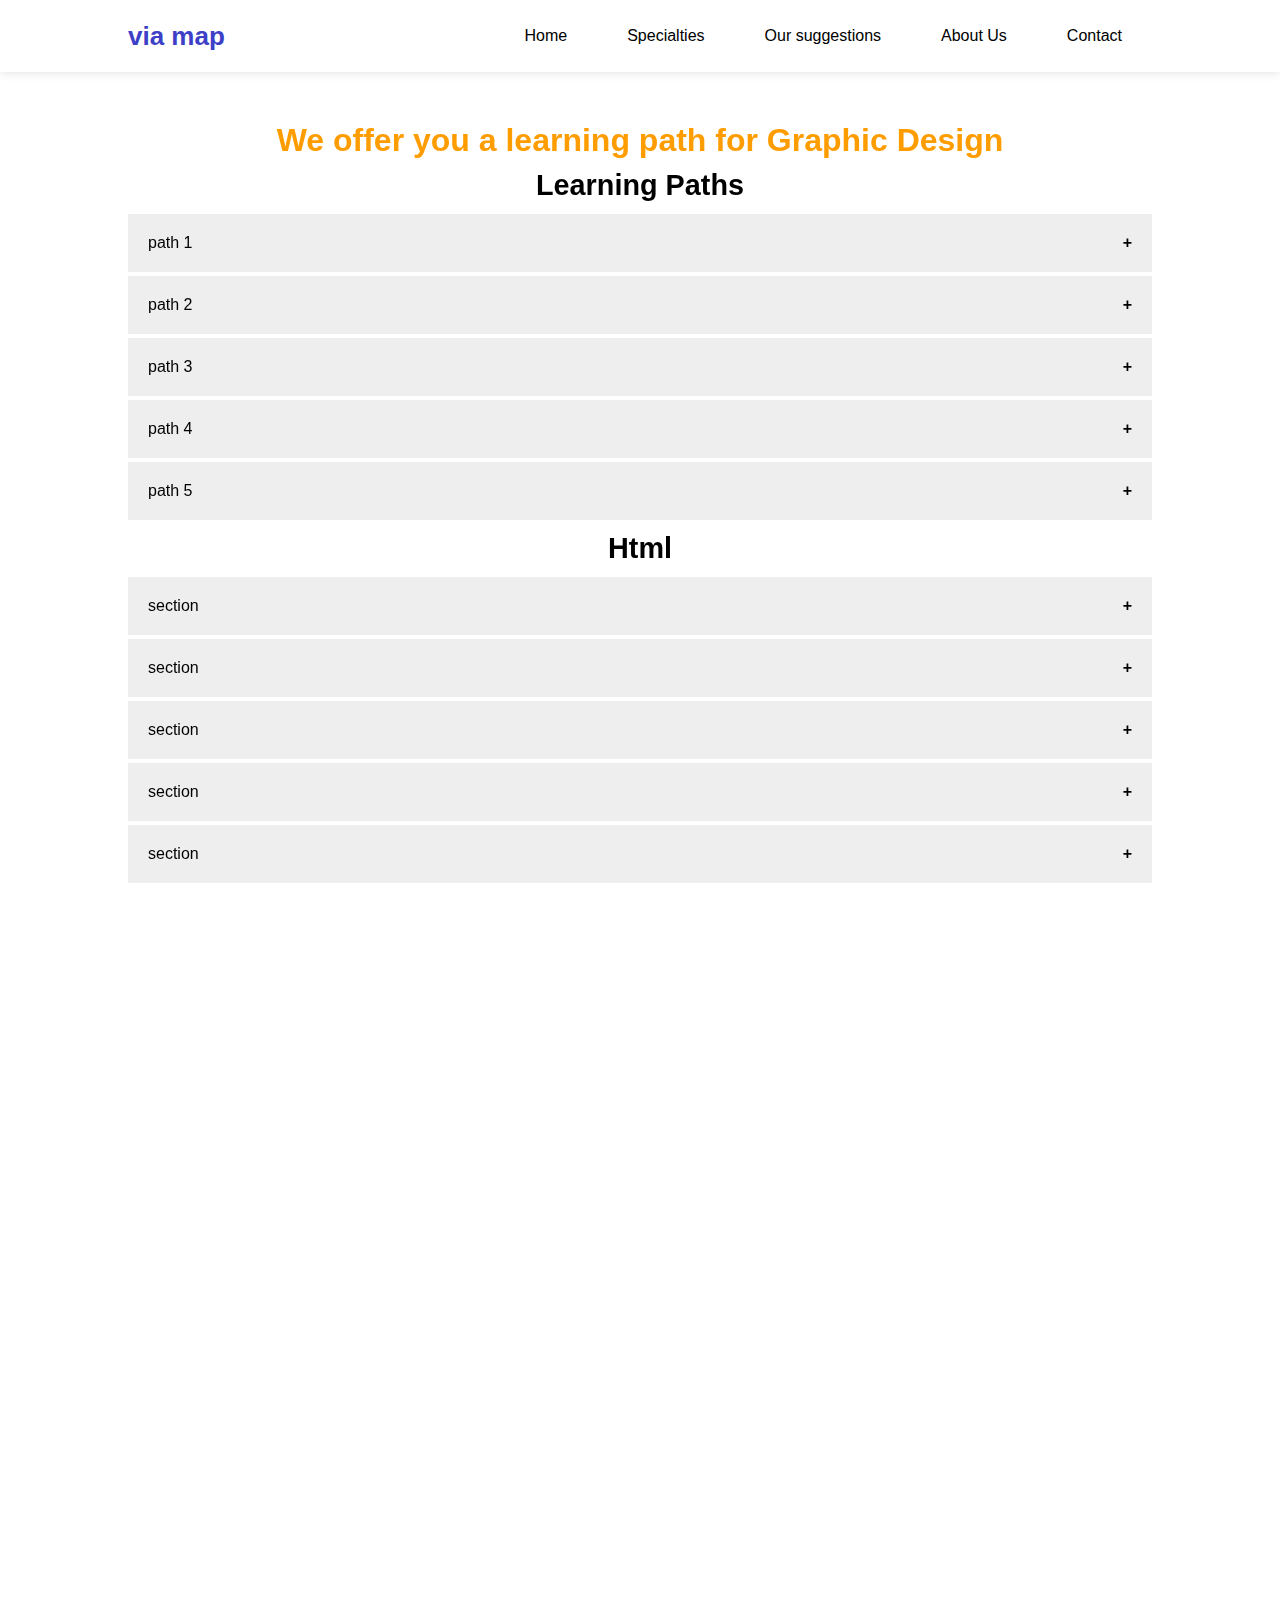
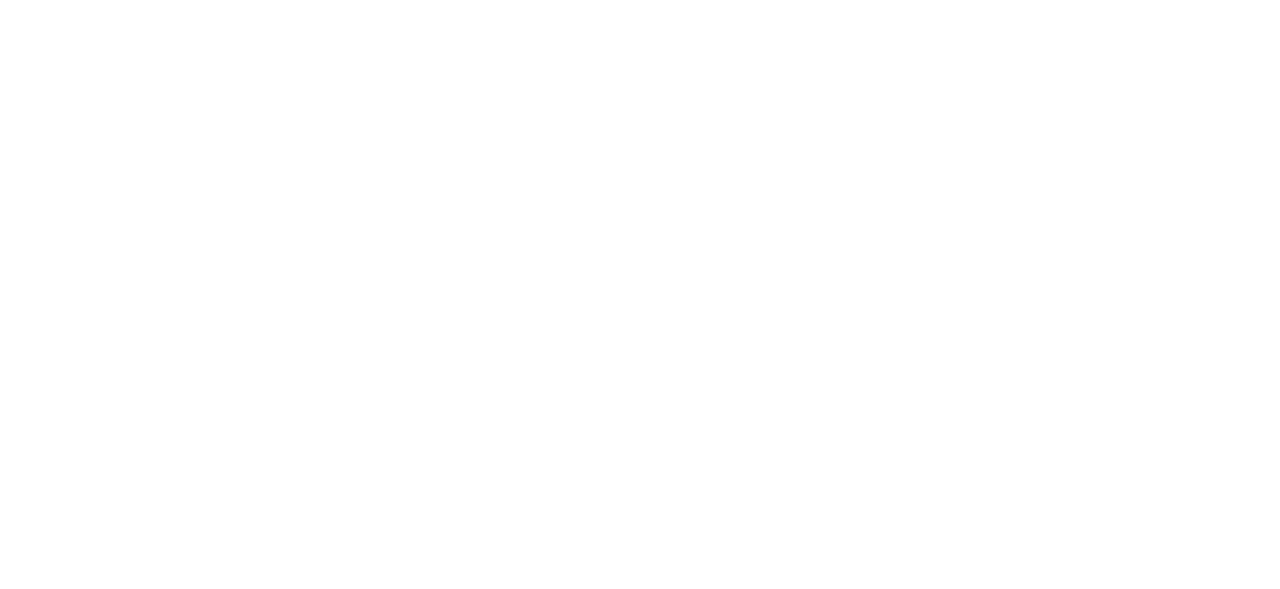
<file: pages/Graphic/graphic d.html>
<!DOCTYPE html>
<html lang="en">
<head>
    <meta charset="UTF-8">
    <meta http-equiv="X-UA-Compatible" content="IE=edge">
    <meta name="viewport" content="width=device-width, initial-scale=1.0">
    <title>Front End Devlopment</title>
    <link rel="stylesheet" href="../../assets/css/links.css">
    <link href="https://unpkg.com/aos@2.3.1/dist/aos.css" rel="stylesheet">
</head>
<body>
    <header>
        <div class="container">
            <a href="../index.html" class="logo"> via map </a>
            <ul class="main-nav" >
                <li><a href="../index.html">Home</a></li>
                <li  class="in-nav1"><a href="#">Specialties</a>
                    <ul>
                        <li><a href="../programming.html"> programming</a></li>
                        <li><a href="../Graphic.html">graphic design</a></li>
                        <li><a href="../marketing .html">digital marketing</a></li>
                        <li><a href="../Language.html">languages</a></li>
                    </ul>
                </li>
                <li><a href="#" class="in-nav2">Our suggestions</a></li>
                <li><a href="#">About Us</a></li>
                <li><a href="#">Contact</a></li>
            </ul>
            <ul href="#" class="drop-down">
                <li><a href="#"> <span style='font-size:50px; color: rgba(60, 60, 243, 0.719);'>&#9776;</span>  </a></li> 
                <ul>
                    <li><a href="../index.html">Home</a></li>
                    <li><a href="../index.html">Specialties</a></li>
                    <li><a href="#">suggestions</a></li>
                    <li><a href="#">About Us</a></li>
                    <li><a href="#">Contact</a></li>
                </ul>
            </ul>
        </div>
    </header>
    <main class="maincontainer" data-aos="fade-up">
        <h1>We offer you a learning path for Graphic Design</h1>
        <h2 data-aos="fade-up">Learning Paths</h2>
        <section data-aos="fade-up">
            <article>
                <button class="bu"> path 1</button>
                <div class="info">
                    <p>Course Description: sa,cknalncjnlvakvlsabehflishkf.ljs,jfljskj jlwjlvlc ll</p>
                    <p>What you will learn: </p>
                    <p>Duration: </p>
                    <p><a href="#" class="course-link"> Go To Course</a></p>
                </div>
            </article>
                <article>
                <button class="bu"> path 2</button>
                <div class="info">
                    <p>Course Description: sa,cknalncjnlvakvlsabehflishkf.ljs,jfljskj jlwjlvlc ll</p>
                    <p>What you will learn: </p>
                    <p>Duration: </p>
                    <p><a href="#" class="course-link"> Go To Course</a></p>
                </div>
            </article>
            <article>
                <button class="bu"> path 3</button>
                <div class="info">
                    <p>Course Description: sa,cknalncjnlvakvlsabehflishkf.ljs,jfljskj jlwjlvlc ll</p>
                    <p>What you will learn: </p>
                    <p>Duration: </p>
                    <p><a href="#" class="course-link"> Go To Course</a></p>
                </div>
            </article>
            <article>
                <button class="bu"> path 4</button>
                <div class="info">
                    <p>Course Description: sa,cknalncjnlvakvlsabehflishkf.ljs,jfljskj jlwjlvlc ll</p>
                    <p>What you will learn: </p>
                    <p>Duration: </p>
                    <p><a href="#" class="course-link"> Go To Course</a></p>
                </div>
            </article>
            <article>
                <button class="bu"> path 5</button>
                <div class="info">
                    <p>Course Description: sa,cknalncjnlvakvlsabehflishkf.ljs,jfljskj jlwjlvlc ll</p>
                    <p>What you will learn: </p>
                    <p>Duration: </p>
                    <p><a href="#" class="course-link"> Go To Course</a></p>
                </div>
            </article>
        </section>
        <h2 data-aos="fade-up">Html</h2>
        <section data-aos="fade-up">
            <article>
                <button class="bu"> section</button>
                <div class="info">
                    <p>Course Description: sa,cknalncjnlvakvlsabehflishkf.ljs,jfljskj jlwjlvlc ll</p>
                    <p>What you will learn: </p>
                    <p>Duration: </p>
                    <p><a href="#" class="course-link"> Go To Course</a></p>
                </div>
            </article>
                <article>
                <button class="bu"> section</button>
                <div class="info">
                    <p>Course Description: sa,cknalncjnlvakvlsabehflishkf.ljs,jfljskj jlwjlvlc ll</p>
                    <p>What you will learn: </p>
                    <p>Duration: </p>
                    <p><a href="#" class="course-link"> Go To Course</a></p>
                </div>
            </article>
            <article>
                <button class="bu"> section</button>
                <div class="info">
                    <p>Course Description: sa,cknalncjnlvakvlsabehflishkf.ljs,jfljskj jlwjlvlc ll</p>
                    <p>What you will learn: </p>
                    <p>Duration: </p>
                    <p><a href="#" class="course-link"> Go To Course</a></p>
                </div>
            </article>
            <article>
                <button class="bu"> section</button>
                <div class="info">
                    <p>Course Description: sa,cknalncjnlvakvlsabehflishkf.ljs,jfljskj jlwjlvlc ll</p>
                    <p>What you will learn: </p>
                    <p>Duration: </p>
                    <p><a href="#" class="course-link"> Go To Course</a></p>
                </div>
            </article>
            <article>
                <button class="bu"> section</button>
                <div class="info">
                    <p>Course Description: sa,cknalncjnlvakvlsabehflishkf.ljs,jfljskj jlwjlvlc ll</p>
                    <p>What you will learn: </p>
                    <p>Duration: </p>
                    <p><a href="#" class="course-link"> Go To Course</a></p>
                </div>
            </article>
        </section>
        <h2 data-aos="fade-up">Css</h2>
        <section data-aos="fade-up">
                <article>
                <button class="bu"> section</button>
                <div class="info">
                    <p>Course Description: sa,cknalncjnlvakvlsabehflishkf.ljs,jfljskj jlwjlvlc ll</p>
                    <p>What you will learn: </p>
                    <p>Duration: </p>
                    <p><a href="#" class="course-link"> Go To Course</a></p>
                </div>
            </article>
            <article>
                <button class="bu"> section</button>
                <div class="info">
                    <p>Course Description: sa,cknalncjnlvakvlsabehflishkf.ljs,jfljskj jlwjlvlc ll</p>
                    <p>What you will learn: </p>
                    <p>Duration: </p>
                    <p><a href="#" class="course-link"> Go To Course</a></p>
                </div>
            </article>
            <article>
                <button class="bu"> section</button>
                <div class="info">
                    <p>Course Description: sa,cknalncjnlvakvlsabehflishkf.ljs,jfljskj jlwjlvlc ll</p>
                    <p>What you will learn: </p>
                    <p>Duration: </p>
                    <p><a href="#" class="course-link"> Go To Course</a></p>
                </div>
            </article>
            <article>
                <button class="bu"> section</button>
                <div class="info">
                    <p>Course Description: sa,cknalncjnlvakvlsabehflishkf.ljs,jfljskj jlwjlvlc ll</p>
                    <p>What you will learn: </p>
                    <p>Duration: </p>
                    <p><a href="#" class="course-link"> Go To Course</a></p>
                </div>
            </article>
        </section>
        <h2 data-aos="fade-up">Html5</h2>
        <section data-aos="fade-up">
                <article>
                <button class="bu"> section</button>
                <div class="info">
                    <p>Course Description: sa,cknalncjnlvakvlsabehflishkf.ljs,jfljskj jlwjlvlc ll</p>
                    <p>What you will learn: </p>
                    <p>Duration: </p>
                    <p><a href="#" class="course-link"> Go To Course</a></p>
                </div>
            </article>
            <article>
                <button class="bu"> section</button>
                <div class="info">
                    <p>Course Description: sa,cknalncjnlvakvlsabehflishkf.ljs,jfljskj jlwjlvlc ll</p>
                    <p>What you will learn: </p>
                    <p>Duration: </p>
                    <p><a href="#" class="course-link"> Go To Course</a></p>
                </div>
            </article>
            <article>
                <button class="bu"> section</button>
                <div class="info">
                    <p>Course Description: sa,cknalncjnlvakvlsabehflishkf.ljs,jfljskj jlwjlvlc ll</p>
                    <p>What you will learn: </p>
                    <p>Duration: </p>
                    <p><a href="#" class="course-link"> Go To Course</a></p>
                </div>
            </article>
            <article>
                <button class="bu"> section</button>
                <div class="info">
                    <p>Course Description: sa,cknalncjnlvakvlsabehflishkf.ljs,jfljskj jlwjlvlc ll</p>
                    <p>What you will learn: </p>
                    <p>Duration: </p>
                    <p><a href="#" class="course-link"> Go To Course</a></p>
                </div>
            </article>
        </section>
        <h2 data-aos="fade-up"> Css3</h2>
        <section data-aos="fade-up">
                <article>
                <button class="bu"> section</button>
                <div class="info">
                    <p>Course Description: sa,cknalncjnlvakvlsabehflishkf.ljs,jfljskj jlwjlvlc ll</p>
                    <p>What you will learn: </p>
                    <p>Duration: </p>
                    <p><a href="#" class="course-link"> Go To Course</a></p>
                </div>
            </article>
            <article>
                <button class="bu"> section</button>
                <div class="info">
                    <p>Course Description: sa,cknalncjnlvakvlsabehflishkf.ljs,jfljskj jlwjlvlc ll</p>
                    <p>What you will learn: </p>
                    <p>Duration: </p>
                    <p><a href="#" class="course-link"> Go To Course</a></p>
                </div>
            </article>
            <article>
                <button class="bu"> section</button>
                <div class="info">
                    <p>Course Description: sa,cknalncjnlvakvlsabehflishkf.ljs,jfljskj jlwjlvlc ll</p>
                    <p>What you will learn: </p>
                    <p>Duration: </p>
                    <p><a href="#" class="course-link"> Go To Course</a></p>
                </div>
            </article>
            <article>
                <button class="bu"> section</button>
                <div class="info">
                    <p>Course Description: sa,cknalncjnlvakvlsabehflishkf.ljs,jfljskj jlwjlvlc ll</p>
                    <p>What you will learn: </p>
                    <p>Duration: </p>
                    <p><a href="#" class="course-link"> Go To Course</a></p>
                </div>
            </article>
        </section>
        <h2 data-aos="fade-up">Js</h2>
        <section data-aos="fade-up">
                <article>
                <button class="bu"> section</button>
                <div class="info">
                    <p>Course Description: sa,cknalncjnlvakvlsabehflishkf.ljs,jfljskj jlwjlvlc ll</p>
                    <p>What you will learn: </p>
                    <p>Duration: </p>
                    <p><a href="#" class="course-link"> Go To Course</a></p>
                </div>
            </article>
            <article>
                <button class="bu"> section</button>
                <div class="info">
                    <p>Course Description: sa,cknalncjnlvakvlsabehflishkf.ljs,jfljskj jlwjlvlc ll</p>
                    <p>What you will learn: </p>
                    <p>Duration: </p>
                    <p><a href="#" class="course-link"> Go To Course</a></p>
                </div>
            </article>
            <article>
                <button class="bu"> section</button>
                <div class="info">
                    <p>Course Description: sa,cknalncjnlvakvlsabehflishkf.ljs,jfljskj jlwjlvlc ll</p>
                    <p>What you will learn: </p>
                    <p>Duration: </p>
                    <p><a href="#" class="course-link"> Go To Course</a></p>
                </div>
            </article>
            <article>
                <button class="bu"> section</button>
                <div class="info">
                    <p>Course Description: sa,cknalncjnlvakvlsabehflishkf.ljs,jfljskj jlwjlvlc ll</p>
                    <p>What you will learn: </p>
                    <p>Duration: </p>
                    <p><a href="#" class="course-link"> Go To Course</a></p>
                </div>
            </article>
        </section>
    </main>
    <script src="../../scripts/info.js"></script>
    <script src="https://unpkg.com/aos@2.3.1/dist/aos.js"></script>
    <script>
        AOS.init();
      </script>
</body>
</html>
</file>
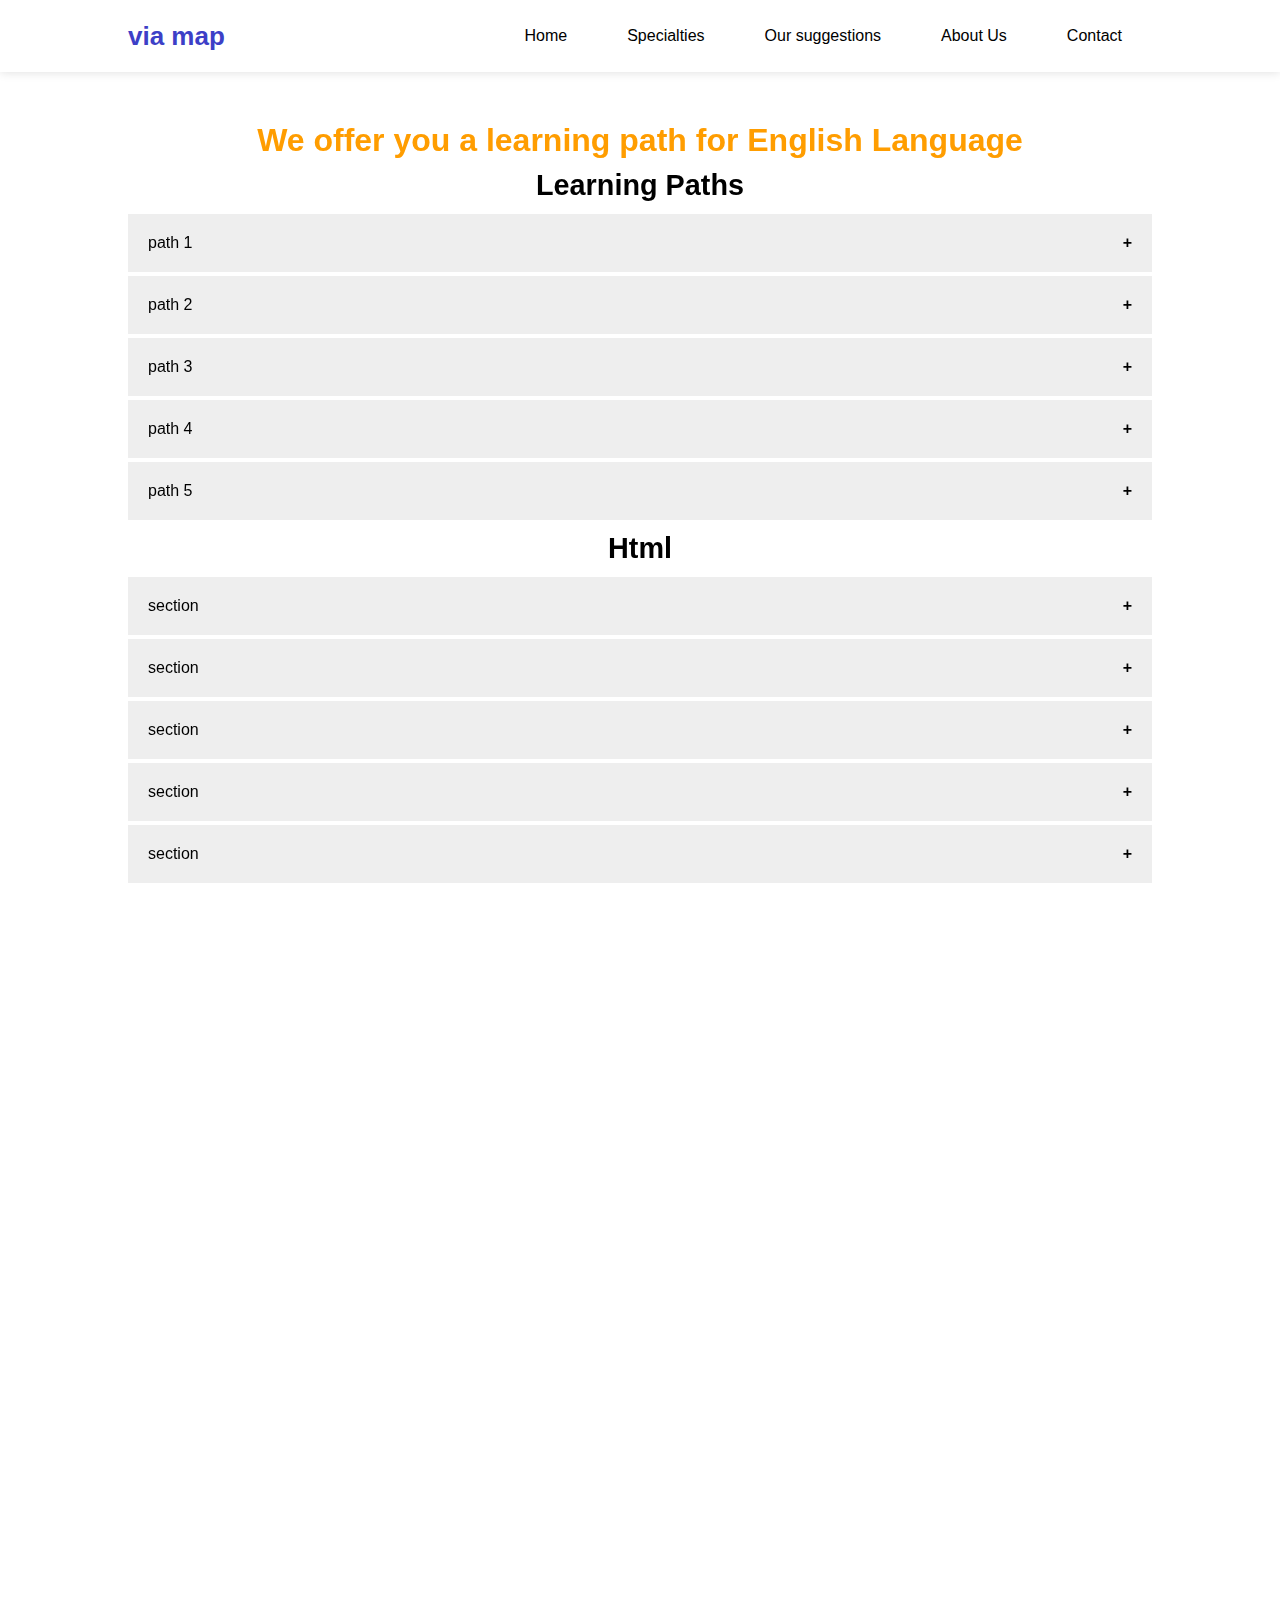
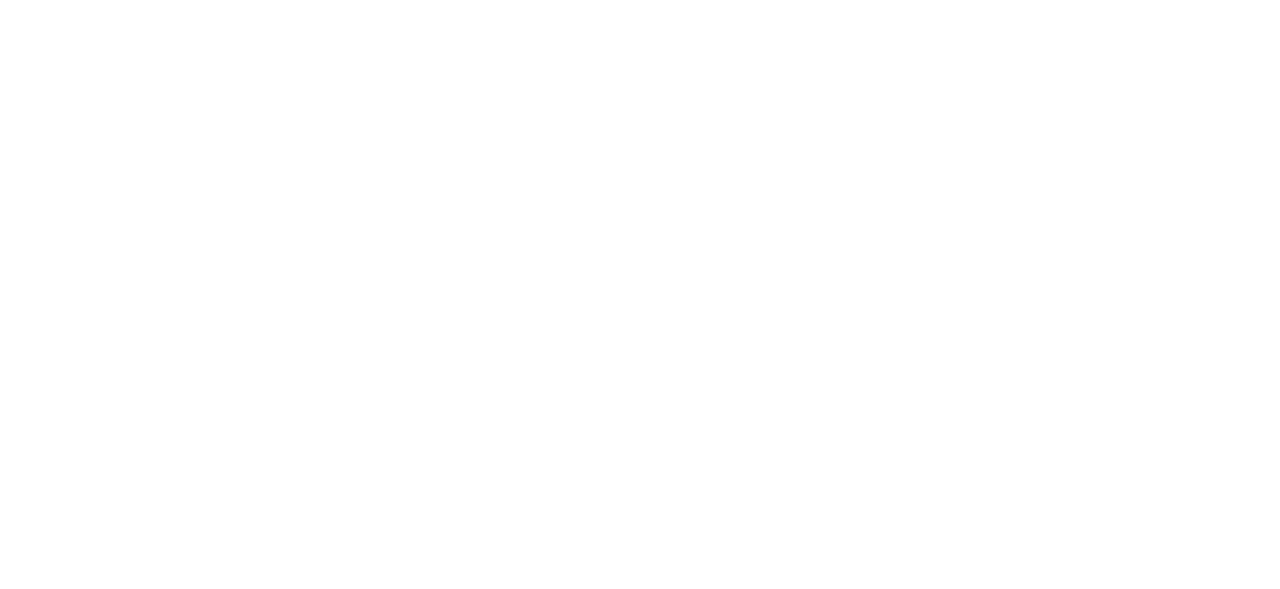
<file: pages/languages/english.html>
<!DOCTYPE html>
<html lang="en">
<head>
    <meta charset="UTF-8">
    <meta http-equiv="X-UA-Compatible" content="IE=edge">
    <meta name="viewport" content="width=device-width, initial-scale=1.0">
    <title>Front End Devlopment</title>
    <link rel="stylesheet" href="../../assets/css/links.css">
    <link href="https://unpkg.com/aos@2.3.1/dist/aos.css" rel="stylesheet">
</head>
<body>
    <header>
        <div class="container">
            <a href="../index.html" class="logo"> via map </a>
            <ul class="main-nav" >
                <li><a href="../index.html">Home</a></li>
                <li  class="in-nav1"><a href="#">Specialties</a>
                    <ul>
                        <li><a href="../programming.html"> programming</a></li>
                        <li><a href="../Graphic.html">graphic design</a></li>
                        <li><a href="../marketing .html">digital marketing</a></li>
                        <li><a href="../Language.html">languages</a></li>
                    </ul>
                </li>
                <li><a href="#" class="in-nav2">Our suggestions</a></li>
                <li><a href="#">About Us</a></li>
                <li><a href="#">Contact</a></li>
            </ul>
            <ul href="#" class="drop-down">
                <li><a href="#"> <span style='font-size:50px; color: rgba(60, 60, 243, 0.719);'>&#9776;</span>  </a></li> 
                <ul>
                    <li><a href="../index.html">Home</a></li>
                    <li><a href="../index.html">Specialties</a></li>
                    <li><a href="#">suggestions</a></li>
                    <li><a href="#">About Us</a></li>
                    <li><a href="#">Contact</a></li>
                </ul>
            </ul>
        </div>
    </header>
    <main class="maincontainer" data-aos="fade-up">
        <h1>We offer you a learning path for English Language</h1>
        <h2 data-aos="fade-up">Learning Paths</h2>
        <section data-aos="fade-up">
            <article>
                <button class="bu"> path 1</button>
                <div class="info">
                    <p>Course Description: sa,cknalncjnlvakvlsabehflishkf.ljs,jfljskj jlwjlvlc ll</p>
                    <p>What you will learn: </p>
                    <p>Duration: </p>
                    <p><a href="#" class="course-link"> Go To Course</a></p>
                </div>
            </article>
                <article>
                <button class="bu"> path 2</button>
                <div class="info">
                    <p>Course Description: sa,cknalncjnlvakvlsabehflishkf.ljs,jfljskj jlwjlvlc ll</p>
                    <p>What you will learn: </p>
                    <p>Duration: </p>
                    <p><a href="#" class="course-link"> Go To Course</a></p>
                </div>
            </article>
            <article>
                <button class="bu"> path 3</button>
                <div class="info">
                    <p>Course Description: sa,cknalncjnlvakvlsabehflishkf.ljs,jfljskj jlwjlvlc ll</p>
                    <p>What you will learn: </p>
                    <p>Duration: </p>
                    <p><a href="#" class="course-link"> Go To Course</a></p>
                </div>
            </article>
            <article>
                <button class="bu"> path 4</button>
                <div class="info">
                    <p>Course Description: sa,cknalncjnlvakvlsabehflishkf.ljs,jfljskj jlwjlvlc ll</p>
                    <p>What you will learn: </p>
                    <p>Duration: </p>
                    <p><a href="#" class="course-link"> Go To Course</a></p>
                </div>
            </article>
            <article>
                <button class="bu"> path 5</button>
                <div class="info">
                    <p>Course Description: sa,cknalncjnlvakvlsabehflishkf.ljs,jfljskj jlwjlvlc ll</p>
                    <p>What you will learn: </p>
                    <p>Duration: </p>
                    <p><a href="#" class="course-link"> Go To Course</a></p>
                </div>
            </article>
        </section>
        <h2 data-aos="fade-up">Html</h2>
        <section data-aos="fade-up">
            <article>
                <button class="bu"> section</button>
                <div class="info">
                    <p>Course Description: sa,cknalncjnlvakvlsabehflishkf.ljs,jfljskj jlwjlvlc ll</p>
                    <p>What you will learn: </p>
                    <p>Duration: </p>
                    <p><a href="#" class="course-link"> Go To Course</a></p>
                </div>
            </article>
                <article>
                <button class="bu"> section</button>
                <div class="info">
                    <p>Course Description: sa,cknalncjnlvakvlsabehflishkf.ljs,jfljskj jlwjlvlc ll</p>
                    <p>What you will learn: </p>
                    <p>Duration: </p>
                    <p><a href="#" class="course-link"> Go To Course</a></p>
                </div>
            </article>
            <article>
                <button class="bu"> section</button>
                <div class="info">
                    <p>Course Description: sa,cknalncjnlvakvlsabehflishkf.ljs,jfljskj jlwjlvlc ll</p>
                    <p>What you will learn: </p>
                    <p>Duration: </p>
                    <p><a href="#" class="course-link"> Go To Course</a></p>
                </div>
            </article>
            <article>
                <button class="bu"> section</button>
                <div class="info">
                    <p>Course Description: sa,cknalncjnlvakvlsabehflishkf.ljs,jfljskj jlwjlvlc ll</p>
                    <p>What you will learn: </p>
                    <p>Duration: </p>
                    <p><a href="#" class="course-link"> Go To Course</a></p>
                </div>
            </article>
            <article>
                <button class="bu"> section</button>
                <div class="info">
                    <p>Course Description: sa,cknalncjnlvakvlsabehflishkf.ljs,jfljskj jlwjlvlc ll</p>
                    <p>What you will learn: </p>
                    <p>Duration: </p>
                    <p><a href="#" class="course-link"> Go To Course</a></p>
                </div>
            </article>
        </section>
        <h2 data-aos="fade-up">Css</h2>
        <section data-aos="fade-up">
                <article>
                <button class="bu"> section</button>
                <div class="info">
                    <p>Course Description: sa,cknalncjnlvakvlsabehflishkf.ljs,jfljskj jlwjlvlc ll</p>
                    <p>What you will learn: </p>
                    <p>Duration: </p>
                    <p><a href="#" class="course-link"> Go To Course</a></p>
                </div>
            </article>
            <article>
                <button class="bu"> section</button>
                <div class="info">
                    <p>Course Description: sa,cknalncjnlvakvlsabehflishkf.ljs,jfljskj jlwjlvlc ll</p>
                    <p>What you will learn: </p>
                    <p>Duration: </p>
                    <p><a href="#" class="course-link"> Go To Course</a></p>
                </div>
            </article>
            <article>
                <button class="bu"> section</button>
                <div class="info">
                    <p>Course Description: sa,cknalncjnlvakvlsabehflishkf.ljs,jfljskj jlwjlvlc ll</p>
                    <p>What you will learn: </p>
                    <p>Duration: </p>
                    <p><a href="#" class="course-link"> Go To Course</a></p>
                </div>
            </article>
            <article>
                <button class="bu"> section</button>
                <div class="info">
                    <p>Course Description: sa,cknalncjnlvakvlsabehflishkf.ljs,jfljskj jlwjlvlc ll</p>
                    <p>What you will learn: </p>
                    <p>Duration: </p>
                    <p><a href="#" class="course-link"> Go To Course</a></p>
                </div>
            </article>
        </section>
        <h2 data-aos="fade-up">Html5</h2>
        <section data-aos="fade-up">
                <article>
                <button class="bu"> section</button>
                <div class="info">
                    <p>Course Description: sa,cknalncjnlvakvlsabehflishkf.ljs,jfljskj jlwjlvlc ll</p>
                    <p>What you will learn: </p>
                    <p>Duration: </p>
                    <p><a href="#" class="course-link"> Go To Course</a></p>
                </div>
            </article>
            <article>
                <button class="bu"> section</button>
                <div class="info">
                    <p>Course Description: sa,cknalncjnlvakvlsabehflishkf.ljs,jfljskj jlwjlvlc ll</p>
                    <p>What you will learn: </p>
                    <p>Duration: </p>
                    <p><a href="#" class="course-link"> Go To Course</a></p>
                </div>
            </article>
            <article>
                <button class="bu"> section</button>
                <div class="info">
                    <p>Course Description: sa,cknalncjnlvakvlsabehflishkf.ljs,jfljskj jlwjlvlc ll</p>
                    <p>What you will learn: </p>
                    <p>Duration: </p>
                    <p><a href="#" class="course-link"> Go To Course</a></p>
                </div>
            </article>
            <article>
                <button class="bu"> section</button>
                <div class="info">
                    <p>Course Description: sa,cknalncjnlvakvlsabehflishkf.ljs,jfljskj jlwjlvlc ll</p>
                    <p>What you will learn: </p>
                    <p>Duration: </p>
                    <p><a href="#" class="course-link"> Go To Course</a></p>
                </div>
            </article>
        </section>
        <h2 data-aos="fade-up"> Css3</h2>
        <section data-aos="fade-up">
                <article>
                <button class="bu"> section</button>
                <div class="info">
                    <p>Course Description: sa,cknalncjnlvakvlsabehflishkf.ljs,jfljskj jlwjlvlc ll</p>
                    <p>What you will learn: </p>
                    <p>Duration: </p>
                    <p><a href="#" class="course-link"> Go To Course</a></p>
                </div>
            </article>
            <article>
                <button class="bu"> section</button>
                <div class="info">
                    <p>Course Description: sa,cknalncjnlvakvlsabehflishkf.ljs,jfljskj jlwjlvlc ll</p>
                    <p>What you will learn: </p>
                    <p>Duration: </p>
                    <p><a href="#" class="course-link"> Go To Course</a></p>
                </div>
            </article>
            <article>
                <button class="bu"> section</button>
                <div class="info">
                    <p>Course Description: sa,cknalncjnlvakvlsabehflishkf.ljs,jfljskj jlwjlvlc ll</p>
                    <p>What you will learn: </p>
                    <p>Duration: </p>
                    <p><a href="#" class="course-link"> Go To Course</a></p>
                </div>
            </article>
            <article>
                <button class="bu"> section</button>
                <div class="info">
                    <p>Course Description: sa,cknalncjnlvakvlsabehflishkf.ljs,jfljskj jlwjlvlc ll</p>
                    <p>What you will learn: </p>
                    <p>Duration: </p>
                    <p><a href="#" class="course-link"> Go To Course</a></p>
                </div>
            </article>
        </section>
        <h2 data-aos="fade-up">Js</h2>
        <section data-aos="fade-up">
                <article>
                <button class="bu"> section</button>
                <div class="info">
                    <p>Course Description: sa,cknalncjnlvakvlsabehflishkf.ljs,jfljskj jlwjlvlc ll</p>
                    <p>What you will learn: </p>
                    <p>Duration: </p>
                    <p><a href="#" class="course-link"> Go To Course</a></p>
                </div>
            </article>
            <article>
                <button class="bu"> section</button>
                <div class="info">
                    <p>Course Description: sa,cknalncjnlvakvlsabehflishkf.ljs,jfljskj jlwjlvlc ll</p>
                    <p>What you will learn: </p>
                    <p>Duration: </p>
                    <p><a href="#" class="course-link"> Go To Course</a></p>
                </div>
            </article>
            <article>
                <button class="bu"> section</button>
                <div class="info">
                    <p>Course Description: sa,cknalncjnlvakvlsabehflishkf.ljs,jfljskj jlwjlvlc ll</p>
                    <p>What you will learn: </p>
                    <p>Duration: </p>
                    <p><a href="#" class="course-link"> Go To Course</a></p>
                </div>
            </article>
            <article>
                <button class="bu"> section</button>
                <div class="info">
                    <p>Course Description: sa,cknalncjnlvakvlsabehflishkf.ljs,jfljskj jlwjlvlc ll</p>
                    <p>What you will learn: </p>
                    <p>Duration: </p>
                    <p><a href="#" class="course-link"> Go To Course</a></p>
                </div>
            </article>
        </section>
    </main>
    <script src="../../scripts/info.js"></script>
    <script src="https://unpkg.com/aos@2.3.1/dist/aos.js"></script>
    <script>
        AOS.init();
      </script>
</body>
</html>
</file>
<file: assets/css/main.css>
*{
    margin: 0;
    padding: 0;
    list-style: none;
    text-decoration: none;
    outline: none;
    font-family: "cairo",sans-serif;
    box-sizing: border-box;
}
        /* header */
header{
    color: white;
    box-shadow: 0 0 10px #ddd;
    position: relative;
    z-index: 20;
}
header .container{
    display: flex;
    justify-content: space-between;
    align-items: center;
    position: relative;
    flex-wrap: wrap;
    width: 80%;
    margin-inline: auto;

}
header .logo{
    font-size:26px ;
    font-weight:bold ;
    height: 72px;
    color: rgb(61, 63, 199);
    display: flex;
    align-items: center;
    justify-content: center;
}
header .main-nav{
    display: flex;
    position: relative;
}
.in-nav1 ul{
    position: absolute;
    top: 64px;
    background-color: white;
    border-bottom: 4px solid rgb(58, 61, 221) ;
    border-top: 2px solid #ddd;
    display: none;
    margin-block: 10px;
    left: 97px;
}
.in-nav1 ul a{
    display: flex;
    padding-inline: 15px;
    padding-block: 20px;
    color: rgb(0, 0, 0);
}
.in-nav1 ul a:hover{
    background-color: #fafafa;
    color: rgb(61, 63, 199);
    transition: 0.5s;
}
.in-nav1:hover>ul{
    display: block;
    z-index: 10;
}
header .main-nav > li > a{
    color: rgb(0, 0, 0);
    display: flex;
    align-items: center;
    justify-content: center;
    height: 72px;
    padding: 0 30px;
    transition: 0.3s;
}

header .drop-down{
    font-size:20px ;
    font-weight:bold ;
    height: 72px;
    color: rgb(155, 127, 255);
    display: flex;
    align-items: center;
    justify-content: center;
    display: none;
    position: relative;
}
header .main-nav > li > a:hover{
    background-color: #fafafa;
    border-top:4px solid rgb(58, 61, 221) ;
    color: rgb(61, 63, 199);
    transition: 0.3s;
}
header .drop-down ul{
    position: absolute;
    top: 72px;
    background-color: white;
    border-bottom: 4px solid rgb(58, 61, 221);
    max-height: 0;
    overflow: hidden;
}
header .drop-down:hover> ul{
    top: 72px;
    transition: 0.8s;
    max-height: 400px;
    border-top: 2px solid #ddd;
    padding: 10px;
    z-index: 10;
}
header .drop-down ul li a{
    display: flex;
    color: rgb(0,0,0);
    padding-block: 10px;
    font-weight: 400;
}
header .drop-down ul li :hover{
    background-color: #fafafa;
    color: rgb(61, 63, 199);
    transition: 0.5s;
}
@media(max-width: 900px){
    header .drop-down{
        display: flex;

    }
    header .main-nav{
        display: none;
    }
}
    /* header */
    /* Welcoming */
.Welcoming{
    background-color: #dddddd21;

}
.Welcoming .container{
    display: flex;
    justify-content: space-around;
    align-items: center;
    padding-block: 40px;
    flex-wrap: wrap;
}
.Welcoming .w{
    margin-left: 20px;
}
.Welcoming .p {
    font-size: 1rem;
}
.Welcoming h1 {
    font-size: 3rem;
    letter-spacing: 6px;
    color: rgb(61, 63, 199);
    margin-block:0px 30px ;
}
.Welcoming .p2 {
    font-size: 1.2rem;
    letter-spacing: 3px;
    color: #ff2d55;
}
.logo-container{
    width: 30vw;
}
.logo-container img{
    width: 100%;
}

    /* courses */
    
.courses{
    padding-top: 50px;
    padding-bottom: 50px;
    background-color: white;
    position: relative;
    margin-inline: auto ;
}
.courses-container{
    display: grid;
    grid-template-columns: repeat(auto-fill,minmax(300px, 2fr));
    gap: 40px;
    margin-inline: 10px;

}
.courses .courses-container .box{
    text-align: center;
    border: 1px solid #ccc;
    margin-inline: auto;
    width: 322px;
}
.courses .courses-container .box .img-holder{
    position: relative;
    overflow: hidden;
    margin-inline: auto;
    height: 200px;
}
.courses .courses-container .box .img-holder::before{
    content: '';
    position: absolute;
    top: 0;
    left: 0;
    width: 100%;
    height: 100%;
}
.courses .courses-container .box .img-holder::after{
    content: '';
    position: absolute;
    bottom: 0;
    right: 0;
    border-style: solid;
    border-width: 0 0 120px 500px;
    border-color:transparent transparent #ffff transparent  ;
}
.courses .courses-container .box:hover .img-holder::after{
    border-width: 120px 500px 120px 0;
    transition: 0.5s;
}
.courses .courses-container .box h2{
    border-bottom: 7px solid red;
    border-radius: 20px ;
    width: fit-content;
    margin: auto;
}

.courses .courses-container .box p{
    line-height: 2;
    font-size: 20px;
    margin: 0 0;
    padding: 25px;
    color: rgb(83, 80, 80);
}
.courses .courses-container .box a{
    border: 3px solid red;
    display: block;
    width: fit-content;
    font-size: 22px;
    font-weight: bold;
    margin: 0 auto 30px;
    padding: 4px 8px;
    border-radius: 8px;
}
.courses .courses-container .box .img-holder img{
    max-width: 100%;
    height: 100%;
}

.courses .courses-container .programming a{
    border-color:  #4a4f74;
    color: #4a4f74;
    background:linear-gradient(to right,#4a4f74 50%,#fafafa 50% );
    background-size: 200% 100%;
    background-position: right bottom;
    transition: .5s;
}
.courses .courses-container .programming a:hover{
    background-position: left bottom;
    color: #fafafa;
}
.courses .courses-container .programming .img-holder::before{
    background-color: #4a4f7499;
}
.courses .courses-container .programming h2{
    border-bottom: 7px solid #4a4f74;
}

.courses .courses-container .Graphic a{
    border-color:  #ff9500;
    color: #ff9500;
    background:linear-gradient(to right,#ff9500 50%,#fafafa 50% );
    background-size: 200% 100%;
    background-position: right bottom;
    transition: .5s;
}
.courses .courses-container .Graphic a:hover{
    background-position: left bottom;
    color: #fafafa;
}
.courses .courses-container .Graphic .img-holder::before{
    background-color: #ff95006e;
}
.courses .courses-container .Graphic h2{
    border-bottom: 7px solid #ff9500;
}

.courses .courses-container .Marketing a{
    border-color:  #007aff;
    color: #007aff;
    background:linear-gradient(to right,#007aff 50%,#fafafa 50% );
    background-size: 200% 100%;
    background-position: right bottom;
    transition: .5s;
}
.courses .courses-container .Marketing a:hover{
    background-position: left bottom;
    color: #fafafa;
}
.courses .courses-container .Marketing .img-holder::before{
    background-color: #007bff60;
}
.courses .courses-container .Marketing h2{
    border-bottom: 7px solid #007aff;
}

.courses .courses-container .Language a{
    border-color:  #ff2d55;
    color: #ff2d55;
    background:linear-gradient(to right,#ff2d55 50%,#fafafa 50% );
    background-size: 200% 100%;
    background-position: right bottom;
    transition: .5s;
}
.courses .courses-container .Language a:hover{
    background-position: left bottom;
    color: #fafafa;
}
.courses .courses-container .Language .img-holder::before{
    background-color: #ff2d5599;
}
.courses .courses-container .Language h2{
    border-bottom: 7px solid #ff2d55;
}

    /* footer */
footer{
    background-color: rgb(65, 59, 59);
}
footer .container{
    display: block;
    width: 347px;
    margin-inline: auto;
}
footer .container h3{
    color: #f0f0f0;
    text-align: center;
    font-weight: 400;
}
footer .container p{
    text-align: center;
    font-weight: 300;
    padding: 10px;
}
footer .container a{
    color: #f0f0f0;
    padding: 3px;
}
footer .container a:hover{
    color: #c23131;
}
    /* footer */
</file>
<file: assets/css/links.css>
*{
    margin: 0;
    padding: 0;
    list-style: none;
    text-decoration: none;
    outline: none;
    font-family: "cairo",sans-serif;
    box-sizing: border-box;
}

/* header */
header{
    color: white;
    box-shadow: 0 0 10px #ddd;
    position: relative;
    z-index: 20;
}
header .container{
    display: flex;
    justify-content: space-between;
    align-items: center;
    position: relative;
    flex-wrap: wrap;
    width: 80%;
    margin-inline: auto;

}
header .logo{
    font-size:26px ;
    font-weight:bold ;
    height: 72px;
    color: rgb(61, 63, 199);
    display: flex;
    align-items: center;
    justify-content: center;
}
header .main-nav{
    display: flex;
    position: relative;
}
.in-nav1 ul{
    position: absolute;
    top: 64px;
    background-color: white;
    border-bottom: 4px solid rgb(58, 61, 221) ;
    border-top: 2px solid #ddd;
    display: none;
    margin-block: 10px;
    left: 97px;
}
.in-nav1 ul a{
    display: flex;
    padding-inline: 15px;
    padding-block: 20px;
    color: rgb(0, 0, 0);
}
.in-nav1 ul a:hover{
    background-color: #fafafa;
    color: rgb(61, 63, 199);
    transition: 0.5s;
}
.in-nav1:hover>ul{
    display: block;
    z-index: 10;
}
header .main-nav > li > a{
    color: rgb(0, 0, 0);
    display: flex;
    align-items: center;
    justify-content: center;
    height: 72px;
    padding: 0 30px;
    transition: 0.3s;
}

header .drop-down{
    font-size:20px ;
    font-weight:bold ;
    height: 72px;
    color: rgb(155, 127, 255);
    display: flex;
    align-items: center;
    justify-content: center;
    display: none;
    position: relative;
}
header .main-nav > li > a:hover{
    background-color: #fafafa;
    border-top:4px solid rgb(58, 61, 221) ;
    color: rgb(61, 63, 199);
    transition: 0.3s;
}
header .drop-down ul{
    position: absolute;
    top: 72px;
    background-color: white;
    border-bottom: 4px solid rgb(58, 61, 221);
    max-height: 0;
    overflow: hidden;
}
header .drop-down:hover> ul{
    top: 72px;
    transition: 0.8s;
    max-height: 400px;
    border-top: 2px solid #ddd;
    padding: 10px;
    z-index: 10;
}
header .drop-down ul li a{
    display: flex;
    color: rgb(0,0,0);
    padding-block: 10px;
    font-weight: 400;
}
header .drop-down ul li :hover{
    background-color: #fafafa;
    color: rgb(61, 63, 199);
    transition: 0.5s;
}
@media(max-width: 900px){
    header .drop-down{
        display: flex;

    }
    header .main-nav{
        display: none;
    }
}
    /* header */
h1{
    text-align: center;
    color: #ff9d00;
    margin-block: 10px;
}
h2{
    text-align: center;
    margin-block: 10px;
    font-size: 1.8rem;
}
.maincontainer{
    width: 80%;
    margin: 50px auto;
}
button{
    width: 100%;
    border: none;
    background: #eee;
    font-size: 16px;
    padding: 20px;
    text-align: left;
    cursor: pointer;
    margin-block:2px;
    transition: .3s;
}
button:hover{
    background: rgba(153, 141, 141, 0.411);

}
button::after{
    content: '+';
    float: right;
    font-weight: bold;
    transition: .2s
}
.active::after{
    content: '\2212';
    transition: .2s;
}
.info{
    padding: 0 15px;
    max-height: 0;
    overflow: hidden;
    transition: .5s;
}
.course-link{
    color: rgb(81, 11, 211);
    font-size: 1.2rem;
    font-weight: 700;
    transition: .2s;
}
.course-link:active{
    color: rgb(241, 137, 0);
}
</file>
<file: assets/css/Graphic.css>
*{
margin: 0;
padding: 0;
list-style: none;
text-decoration: none;
outline: none;
font-family: "cairo",sans-serif;
box-sizing: border-box;
}

/* header */
header{
    color: white;
    box-shadow: 0 0 10px #ddd;
    position: relative;
    z-index: 20;
    background-color: #ffffff;
}
header .container{
    display: flex;
    justify-content: space-between;
    align-items: center;
    position: relative;
    flex-wrap: wrap;
    width: 80%;
    margin-inline: auto;

}
header .logo{
    font-size:26px ;
    font-weight:bold ;
    height: 72px;
    color: rgb(61, 63, 199);
    display: flex;
    align-items: center;
    justify-content: center;
}
header .main-nav{
    display: flex;
    position: relative;
}
.in-nav1 ul{
    position: absolute;
    top: 64px;
    background-color: white;
    border-bottom: 4px solid rgb(58, 61, 221) ;
    border-top: 2px solid #ddd;
    display: none;
    margin-block: 10px;
    left: 97px;
}
.in-nav1 ul a{
    display: flex;
    padding-inline: 15px;
    padding-block: 20px;
    color: rgb(0, 0, 0);
}
.in-nav1 ul a:hover{
    background-color: #fafafa;
    color: rgb(61, 63, 199);
    transition: 0.5s;
}
.in-nav1:hover>ul{
    display: block;
    z-index: 10;
}
header .main-nav > li > a{
    color: rgb(0, 0, 0);
    display: flex;
    align-items: center;
    justify-content: center;
    height: 72px;
    padding: 0 30px;
    transition: 0.3s;
}

header .drop-down{
    font-size:20px ;
    font-weight:bold ;
    height: 72px;
    color: rgb(155, 127, 255);
    display: flex;
    align-items: center;
    justify-content: center;
    display: none;
    position: relative;
}
header .main-nav > li > a:hover{
    background-color: #fafafa;
    border-top:4px solid rgb(58, 61, 221) ;
    color: rgb(61, 63, 199);
    transition: 0.3s;
}
header .drop-down ul{
    position: absolute;
    top: 72px;
    background-color: white;
    border-bottom: 4px solid rgb(58, 61, 221);
    max-height: 0;
    overflow: hidden;
}
header .drop-down:hover> ul{
    top: 72px;
    transition: 0.8s;
    max-height: 400px;
    border-top: 2px solid #ddd;
    padding: 10px;
    z-index: 10;
}
header .drop-down ul li a{
    display: flex;
    color: rgb(0,0,0);
    padding-block: 10px;
    font-weight: 400;
}
header .drop-down ul li :hover{
    background-color: #fafafa;
    color: rgb(61, 63, 199);
    transition: 0.5s;
}
@media(max-width: 900px){
    header .drop-down{
        display: flex;

    }
    header .main-nav{
        display: none;
    }
}
    /* header */
    /* Back ground */
.bg{
    position: fixed;
    top: 0;
    bottom: 0;
    right: -50%;
    left: -50%;
    z-index: -5;
    opacity: .5;
    animation: slide 3s ease-in-out infinite alternate;
    background-image: linear-gradient(-60deg, #ff95003b 50%, #1e699b63 50%);
}
@keyframes slide{
    0%{
        transform: translateX(-25%);
    }
    100%{
        transform: translateX(25%);
    }
}
.bg2{
    animation-direction: alternate-reverse;
    animation-duration: 4s;
}
.bg3{
    animation-duration: 5s;
}
    /* spiecialites */


.spiecialites .container{
    position: relative;
    display: flex;
    justify-content: space-around;
    flex-wrap: wrap;
    flex-direction: column;
    margin-inline: auto;
    max-width: 276px;
}
@media(max-width:970px){
    .spiecialites .container{
        max-width: 400px;
        margin-inline: auto
    }
}
.m{
    margin: 20px;
    margin-block: 50px;
}
.spiecialites h1{
    text-align: center;
    margin-block: 60px 30px;
    color: #ff9500;
}
.sp{
    border-radius: 125px 20px 125px 20px;
    width: 305px;
    height: 248px;
    text-align: center;
    position: relative;
    overflow: hidden;
    box-shadow: 2px 2px 10px 2px;
    padding: 4px;
    transition: .3s;
    background-color: #ffffff;
}
.sp:hover{
    transform: translateY(-20px);
    transition: .5s;
}

.sp h3{
    margin-block: 10px 10px;
}
.sp p{
    margin-block: 5px 15px;
}
.sp a{
    border: 2px solid black;
    border-radius: 15px;
    padding:5px 10px;
    color: white;
}
.sp a::before{
    content: '';
    width: 100%;
    height: 100%;
    position: absolute;
    top: 0;
    left: 0;
}
.Graphic{
    border-top: 10px solid #ff9d00;
}
.Graphic h3{
    color: #ff9d00;
}
.Graphic a{
    color: #ff9d00;
    border: 2px solid #ff9d00;

}
.Graphic a:hover{
    color: white;
    background-color: #ff9d00;
    transition: .5s;
}
.Motion{
    border-top: 10px solid #167562;
}
.Motion h3{
    color: #167562;
}
.Motion a{
    color: #167562;
    border: 2px solid #167562;
}
.Motion a:hover{
    color: white;
    background-color: #167562;
    transition: .5s;
}
.Montier{
    border-top: 10px solid #1e699b;
}
.Montier h3{
    color: #1e699b;
}
.Montier a{
    color: #1e699b;
    border: 2px solid #1e699b;
}
.Montier a:hover{
    color: white;
    background-color: #1e699b;
    transition: .5s;
}




    /* footer */
footer{
    background-color: rgb(65, 59, 59);
}
footer .container{
    display: flex;
    justify-content: space-around;
}
footer .container h3{
    color: #f0f0f0;
    font-weight: 400;
    padding: 10px;
}
</file>
<file: assets/css/language.css>
*{
    margin: 0;
    padding: 0;
    list-style: none;
    text-decoration: none;
    outline: none;
    font-family: "cairo",sans-serif;
    box-sizing: border-box;
}

/* header */
header{
    color: white;
    box-shadow: 0 0 10px #ddd;
    position: relative;
    z-index: 20;
    background-color: #ffffff;
}
header .container{
    display: flex;
    justify-content: space-between;
    align-items: center;
    position: relative;
    flex-wrap: wrap;
    width: 80%;
    margin-inline: auto;

}
header .logo{
    font-size:26px ;
    font-weight:bold ;
    height: 72px;
    color: rgb(61, 63, 199);
    display: flex;
    align-items: center;
    justify-content: center;
}
header .main-nav{
    display: flex;
    position: relative;
}
.in-nav1 ul{
    position: absolute;
    top: 64px;
    background-color: white;
    border-bottom: 4px solid rgb(58, 61, 221) ;
    border-top: 2px solid #ddd;
    display: none;
    margin-block: 10px;
    left: 97px;
}
.in-nav1 ul a{
    display: flex;
    padding-inline: 15px;
    padding-block: 20px;
    color: rgb(0, 0, 0);
}
.in-nav1 ul a:hover{
    background-color: #fafafa;
    color: rgb(61, 63, 199);
    transition: 0.5s;
}
.in-nav1:hover>ul{
    display: block;
    z-index: 10;
}
header .main-nav > li > a{
    color: rgb(0, 0, 0);
    display: flex;
    align-items: center;
    justify-content: center;
    height: 72px;
    padding: 0 30px;
    transition: 0.3s;
}

header .drop-down{
    font-size:20px ;
    font-weight:bold ;
    height: 72px;
    color: rgb(155, 127, 255);
    display: flex;
    align-items: center;
    justify-content: center;
    display: none;
    position: relative;
}
header .main-nav > li > a:hover{
    background-color: #fafafa;
    border-top:4px solid rgb(58, 61, 221) ;
    color: rgb(61, 63, 199);
    transition: 0.3s;
}
header .drop-down ul{
    position: absolute;
    top: 72px;
    background-color: white;
    border-bottom: 4px solid rgb(58, 61, 221);
    max-height: 0;
    overflow: hidden;
}
header .drop-down:hover> ul{
    top: 72px;
    transition: 0.8s;
    max-height: 400px;
    border-top: 2px solid #ddd;
    padding: 10px;
    z-index: 10;
}
header .drop-down ul li a{
    display: flex;
    color: rgb(0,0,0);
    padding-block: 10px;
    font-weight: 400;
}
header .drop-down ul li :hover{
    background-color: #fafafa;
    color: rgb(61, 63, 199);
    transition: 0.5s;
}
@media(max-width: 900px){
    header .drop-down{
        display: flex;

    }
    header .main-nav{
        display: none;
    }
}
    /* header */
    /* Back ground */
.bg{
    position: fixed;
    top: 0;
    bottom: 0;
    right: -50%;
    left: -50%;
    z-index: -5;
    opacity: .5;
    animation: slide 3s ease-in-out infinite alternate;
    background-image: linear-gradient(-60deg, #328f2a3b 50%, #75165565 50%);
}
@keyframes slide{
    0%{
        transform: translateX(-25%);
    }
    100%{
        transform: translateX(25%);
    }
}
.bg2{
    animation-direction: alternate-reverse;
    animation-duration: 4s;
}
.bg3{
    animation-duration: 5s;
}
    /* spiecialites */
.spiecialites .container{
    display: flex;
    justify-content: space-around;
    flex-wrap: wrap;
    max-width: 800px;
    margin-inline: auto

}
.m{
    margin: 20px;
    margin-block: 50px;
}
.spiecialites h1{
    text-align: center;
    margin-block: 60px 30px;
    color: #007bff;
}
.sp {
    border-radius: 50%;
    width: 313px;
    height: 272px;
    text-align: center;
    position: relative;
    overflow: hidden;
    box-shadow: 2px 2px 10px 2px;
    padding: 10px;
    transition: 0.3s;
    background-color: #ffffff
}
.sp:hover{
    transform: translateY(-20px);
    transition: .3s;
}
.sp h3{
    margin-block: 10px 10px;
}
.sp p{
    margin-block: 5px 15px;
}
.sp a{
    border: 2px solid black;
    border-radius: 15px;
    padding:5px 10px;
    color: white;
}
.sp a::before{
    content: '';
    width: 100%;
    height: 100%;
    position: absolute;
    top: 0;
    left: 0;
}
.sp:hover a::before{
    display: block;
    transition: .5s;
}
.E{
    border-top: 10px solid  #ff9d00;
}
.E h3{
    color: #ff9d00;
}
.E a{
color: #ff9d00;
    border: 2px solid #ff9d00;
}
.E a:hover{
    color: white;
    background-color: #ff9d00;
    transition: .5s;
}
.F{
    border-top: 10px solid  #167562;
}
.F h3{
    color: #167562;
}
.F a{
    color: #167562;
    border: 2px solid #167562;
}
.F a:hover{
    color: white;
    background-color: #167562;
    transition: .5s;
}
.I{
    border-top: 10px solid  #1e699b;
}
.I h3{
    color: #1e699b;
}
.I a{
    color: #1e699b;
    border: 2px solid #1e699b;
}
.I a:hover{
    color: white;
    background-color: #1e699b;
    transition: .5s;
}
.S{
    border-top: 10px solid  #712a8f;
}
.S h3{
  color: #712a8f;
}
.S a{
    color: #712a8f;
    border: 2px solid #712a8f;
}
.S a:hover{
    color: white;
    background-color: #712a8f;
    transition: .5s;
}
    /* footer */
footer{
    background-color: rgb(65, 59, 59);
}
footer .container{
    display: flex;
    justify-content: space-around;
}
footer .container h3{
    color: #f0f0f0;
    font-weight: 400;
    padding: 10px;
}
</file>
<file: assets/css/marketing .css>
*{
    margin: 0;
    padding: 0;
    list-style: none;
    text-decoration: none;
    outline: none;
    font-family: "cairo",sans-serif;
    box-sizing: border-box;
}

/* header */
header{
    color: white;
    box-shadow: 0 0 10px #ddd;
    position: relative;
    z-index: 20;
    background-color: #ffffff;
}
header .container{
    display: flex;
    justify-content: space-between;
    align-items: center;
    position: relative;
    flex-wrap: wrap;
    width: 80%;
    margin-inline: auto;

}
header .logo{
    font-size:26px ;
    font-weight:bold ;
    height: 72px;
    color: rgb(61, 63, 199);
    display: flex;
    align-items: center;
    justify-content: center;
}
header .main-nav{
    display: flex;
    position: relative;
}
.in-nav1 ul{
    position: absolute;
    top: 64px;
    background-color: white;
    border-bottom: 4px solid rgb(58, 61, 221) ;
    border-top: 2px solid #ddd;
    display: none;
    margin-block: 10px;
    left: 97px;
}
.in-nav1 ul a{
    display: flex;
    padding-inline: 15px;
    padding-block: 20px;
    color: rgb(0, 0, 0);
}
.in-nav1 ul a:hover{
    background-color: #fafafa;
    color: rgb(61, 63, 199);
    transition: 0.5s;
}
.in-nav1:hover>ul{
    display: block;
    z-index: 10;
}
header .main-nav > li > a{
    color: rgb(0, 0, 0);
    display: flex;
    align-items: center;
    justify-content: center;
    height: 72px;
    padding: 0 30px;
    transition: 0.3s;
}

header .drop-down{
    font-size:20px ;
    font-weight:bold ;
    height: 72px;
    color: rgb(155, 127, 255);
    display: flex;
    align-items: center;
    justify-content: center;
    display: none;
    position: relative;
}
header .main-nav > li > a:hover{
    background-color: #fafafa;
    border-top:4px solid rgb(58, 61, 221) ;
    color: rgb(61, 63, 199);
    transition: 0.3s;
}
header .drop-down ul{
    position: absolute;
    top: 72px;
    background-color: white;
    border-bottom: 4px solid rgb(58, 61, 221);
    max-height: 0;
    overflow: hidden;
}
header .drop-down:hover> ul{
    top: 72px;
    transition: 0.8s;
    max-height: 400px;
    border-top: 2px solid #ddd;
    padding: 10px;
    z-index: 10;
}
header .drop-down ul li a{
    display: flex;
    color: rgb(0,0,0);
    padding-block: 10px;
    font-weight: 400;
}
header .drop-down ul li :hover{
    background-color: #fafafa;
    color: rgb(61, 63, 199);
    transition: 0.5s;
}
@media(max-width: 900px){
    header .drop-down{
        display: flex;

    }
    header .main-nav{
        display: none;
    }
}
    /* header */
    /* Back ground */
.bg{
    position: fixed;
    top: 0;
    bottom: 0;
    right: -50%;
    left: -50%;
    z-index: -5;
    opacity: .5;
    animation: slide 3s ease-in-out infinite alternate;
    background-image: linear-gradient(-60deg, #712a8f3b 50%, #16756265 50%);
}
@keyframes slide{
    0%{
        transform: translateX(-25%);
    }
    100%{
        transform: translateX(25%);
    }
}
.bg2{
    animation-direction: alternate-reverse;
    animation-duration: 4s;
}
.bg3{
    animation-duration: 5s;
}
    /* spiecialites */
.spiecialites .container{
    display: flex;
    justify-content: space-around;
    flex-wrap: wrap;
    max-width: 800px;
    margin-inline: auto

}
.m{
    margin: 20px;
    margin-block: 50px;
}
.spiecialites h1{
    text-align: center;
    margin-block: 60px 30px;
    color: #007bff;
}
.sp{
    border-radius: 85px 116px 85px 116px;
    width: 322px;
    height: 240px;
    text-align: center;
    position: relative;
    overflow: hidden;
    box-shadow: 2px 2px 10px 2px;
    padding: 10px;
    transition: 0.3s;
    background-color: #ffffff;
}
.sp:hover{
    transform: translateY(-20px);
    transition: .3s;
}
.sp h3{
    margin-block: 10px 10px;
}
.sp p{
    margin-block: 5px 15px;
}
.sp a{
    border: 2px solid black;
    border-radius: 15px;
    padding:5px 10px;
    color: white;
}
.sp a::before{
    content: '';
    width: 100%;
    height: 100%;
    position: absolute;
    top: 0;
    left: 0;
}
.seo {
    border-top: 10px solid #ff9d00;
}
.seo h3{
    color: #ff9d00;
}
.seo a{
color: #ff9d00;
    border: 2px solid #ff9d00;
}
.seo a:hover{
    color: white;
    background-color: #ff9d00;
    transition: .5s;
}
.search {
    border-top: 10px solid #167562;
}
.search h3{
    color: #167562;
}
.search a{
    color: #167562;
    border: 2px solid #167562;
}
.search a:hover{
    color: white;
    background-color: #167562;
    transition: .5s;
}
.social {
    border-top: 10px solid #1e699b;
}
.social h3{
    color: #1e699b;
}
.social a{
    color: #1e699b;
    border: 2px solid #1e699b;
}
.social a:hover{
    color: white;
    background-color: #1e699b;
    transition: .5s;
}
.content {
    border-top: 10px solid #712a8f;
}
.content h3{
  color: #712a8f;
}
.content a{
    color: #712a8f;
    border: 2px solid #712a8f;
}
.content a:hover{
    color: white;
    background-color: #712a8f;
    transition: .5s;
}

    /* footer */
footer{
    background-color: rgb(65, 59, 59);
}
footer .container{
    display: flex;
    justify-content: space-around;
}
footer .container h3{
    color: #f0f0f0;
    font-weight: 400;
    padding: 10px;
}
</file>
<file: assets/css/programming.css>
*{
    margin: 0;
    padding: 0;
    list-style: none;
    text-decoration: none;
    outline: none;
    font-family: "cairo",sans-serif;
    box-sizing: border-box;
}

/* header */
header{
    color: white;
    box-shadow: 0 0 10px #ddd;
    position: relative;
    z-index: 20;
    background-color: #ffffff;
}
header .container{
    display: flex;
    justify-content: space-between;
    align-items: center;
    position: relative;
    flex-wrap: wrap;
    width: 80%;
    margin-inline: auto;

}
header .logo{
    font-size:26px ;
    font-weight:bold ;
    height: 72px;
    color: rgb(61, 63, 199);
    display: flex;
    align-items: center;
    justify-content: center;
}
header .main-nav{
    display: flex;
    position: relative;
}
.in-nav1 ul{
    position: absolute;
    top: 64px;
    background-color: white;
    border-bottom: 4px solid rgb(58, 61, 221) ;
    border-top: 2px solid #ddd;
    display: none;
    margin-block: 10px;
    left: 97px;
}
.in-nav1 ul a{
    display: flex;
    padding-inline: 15px;
    padding-block: 20px;
    color: rgb(0, 0, 0);
}
.in-nav1 ul a:hover{
    background-color: #fafafa;
    color: rgb(61, 63, 199);
    transition: 0.5s;
}
.in-nav1:hover>ul{
    display: block;
    z-index: 10;
}
header .main-nav > li > a{
    color: rgb(0, 0, 0);
    display: flex;
    align-items: center;
    justify-content: center;
    height: 72px;
    padding: 0 30px;
    transition: 0.3s;
}

header .drop-down{
    font-size:20px ;
    font-weight:bold ;
    height: 72px;
    color: rgb(155, 127, 255);
    display: flex;
    align-items: center;
    justify-content: center;
    display: none;
    position: relative;
}
header .main-nav > li > a:hover{
    background-color: #fafafa;
    border-top:4px solid rgb(58, 61, 221) ;
    color: rgb(61, 63, 199);
    transition: 0.3s;
}
header .drop-down ul{
    position: absolute;
    top: 72px;
    background-color: white;
    border-bottom: 4px solid rgb(58, 61, 221);
    max-height: 0;
    overflow: hidden;
}
header .drop-down:hover> ul{
    top: 72px;
    transition: 0.8s;
    max-height: 400px;
    border-top: 2px solid #ddd;
    padding: 10px;
    z-index: 10;
}
header .drop-down ul li a{
    display: flex;
    color: rgb(0,0,0);
    padding-block: 10px;
    font-weight: 400;
}
header .drop-down ul li :hover{
    background-color: #fafafa;
    color: rgb(61, 63, 199);
    transition: 0.5s;
}
@media(max-width: 900px){
    header .drop-down{
        display: flex;

    }
    header .main-nav{
        display: none;
    }
}
    /* header */
    /* Back ground */
.bg{
    position: fixed;
    top: 0;
    bottom: 0;
    right: -50%;
    left: -50%;
    z-index: -5;
    opacity: .5;
    animation: slide 3s ease-in-out infinite alternate;
    background-image: linear-gradient(-60deg, #712a8f3b 50%, #ff3e3438 50%);
}
@keyframes slide{
    0%{
        transform: translateX(-25%);
    }
    100%{
        transform: translateX(25%);
    }
}
.bg2{
    animation-direction: alternate-reverse;
    animation-duration: 4s;
}
.bg3{
    animation-duration: 5s;
}
    /* spiecialites */
.spiecialites .container{
    display: flex;
    justify-content: space-around;
    flex-wrap: wrap;
}
@media(max-width:1285px){
    .spiecialites .container{
        max-width: 800px;
        margin-inline: auto
    }
}
.m{
    margin: 20px;
    margin-block: 50px;
}
.spiecialites h1{
    text-align: center;
    margin-block: 60px 30px;
    color: #4a4f74;
}
.sp{
    border-radius: 40px 40px 120px 120px;
    width: 309px;
    height: 263px;
    text-align: center;
    position: relative;
    overflow: hidden;
    box-shadow: 2px 2px 10px 2px;
    padding: 5px;
    transition: 0.3s;
    background-color: #ffffff;
}
.sp:hover{
    transform: translateY(-20px);
    transition: .3s;
}
.sp h3{
    margin-block: 10px 10px;
}
.sp p{
    margin-block: 5px 15px;
}
.sp a{
    border: 2px solid black;
    border-radius: 15px;
    padding:5px 10px;
    color: white;
}
.sp a::before{
    content: '';
    width: 100%;
    height: 100%;
    position: absolute;
    top: 0;
    left: 0;
}
.front-end{
    border-top: 10px solid #ff9d00;
}
.front-end h3{
    color: #ff9d00;
}
.front-end a{
    color: #ff9d00;
    border: 2px solid #ff9d00;
}
.front-end a:hover{
    color: white;
    background-color: #ff9d00;
    transition: .5s;
}
.back-end{
    border-top: 10px solid #167562;
}
.back-end h3{
    color: #167562;
}
.back-end a{
    color: #167562;
    border: 2px solid #167562;
}
.back-end a:hover{
    color: white;
    background-color: #167562;
    transition: .5s;
}
.android-dev{
    border-top: 10px solid #1e699b;
}
.android-dev h3{
    color: #1e699b;
}
.android-dev a{
    color: #1e699b;
    border: 2px solid #1e699b;
}
.android-dev a:hover{
    color: white;
    background-color: #1e699b;
    transition: .5s;
}
.Ios-dev{
    border-top: 10px solid #712a8f;
}
.Ios-dev h3{
    color: #712a8f;
}
.Ios-dev a{
    color: #712a8f;
    border: 2px solid #712a8f;
}
.Ios-dev a:hover{
    color: white;
    background-color: #712a8f;
    transition: .5s;
}

    /* spiecialites2 */
.spiecialites2 .container2{
    display: flex;
    justify-content: space-around;
    flex-wrap: wrap;
}
@media(max-width: 1285px){
    .spiecialites2 .container2{
        max-width: 800px;
        margin-inline: auto
    }
}
.sp2{
    border-radius: 40px 40px 120px 120px;
    width: 309px;
    height: 263px;
    text-align: center;
    position: relative;
    overflow: hidden;
    box-shadow: 2px 2px 10px 2px;
    padding: 5px;
    transition: 0.3s;
    background-color: #ffffff;

}
.sp2:hover{
    transform: translateY(-20px);
    transition: .3s;
}
.sp2 h3{
margin-block: 10px 10px;
}
.sp2 p{
    margin-block: 5px 15px;
}
.sp2 a{
    border: 2px solid black;
    border-radius: 15px;
    padding:5px 10px;
}
.sp2 a::before{
    content: '';
    width: 100%;
    height: 100%;
    position: absolute;
    top: 0;
    left: 0;
}
.eithcal{
    border-top: 10px solid #ff3f34;
}
.eithcal h3{
    color: #ff3f34;
}
.eithcal a{
    color: #ff3f34;
    border: 2px solid #ff3f34;
}
.eithcal a:hover{
    color: white;
    background-color: #ff3f34;
    transition: .5s;
}
.cyber{
    border-top: 10px solid #ffb700;
}
.cyber h3{
    color: #ffb700;
}
.cyber a{
    color: #ffb700;
    border: 2px solid #ffb700;
}
.cyber a:hover{
    color: white;
    background-color: #ffb700;
    transition: .5s;
}
.machine{
    border-top: 10px solid #130f40;
}
.machine h3{
    color: #130f40;
}
.machine a{
    color: #130f40;
    border: 2px solid #130f40;
}
.machine a:hover{
    color: white;
    background-color: #130f40;
    transition: .5s;
}
.deep{
    border-top: 10px solid #9c392d;
}
.deep h3{
    color: #9c392d;
}
.deep a{
    color: #9c392d;
    border: 2px solid #9c392d;
}
.deep a:hover{
    color: white;
    background-color: #9c392d;
    transition: .5s;
}


    /* footer */
footer{
    background-color: rgb(65, 59, 59);
}
footer .container{
    display: flex;
    justify-content: space-around;
}
footer .container h3{
    color: #f0f0f0;
    font-weight: 400;
    padding: 10px;
}
</file>
